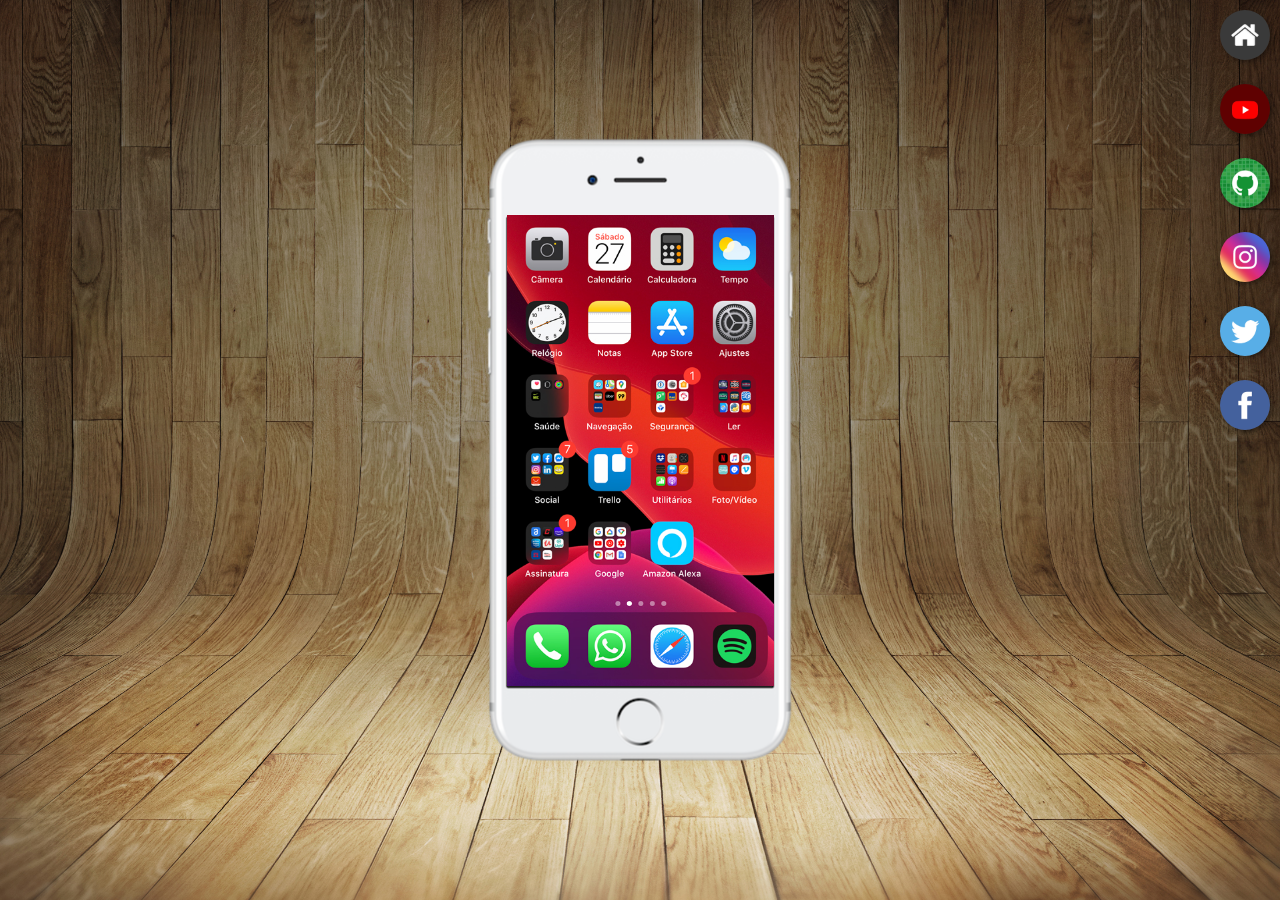
<file: index.html>
<!DOCTYPE html>
<html lang="pt-br">
<head>
    <meta charset="UTF-8">
    <meta http-equiv="X-UA-Compatible" content="IE=edge">
    <meta name="viewport" content="width=device-width, initial-scale=1.0">
    <title>Projeto Redes Social</title>
    <link rel="shortcut icon" href="favicon.ico" type="image/x-icon">
    <link rel="stylesheet" href="estilos/style.css">
</head>
<body>
    <main>
        <section id="telefone">
            <iframe src="home.html" frameborder="0" name="tela" id="tela">Seu navegador não é compatível com esse recurso. </iframe>
        </section>
        <section id="redes-sociais">
            <a href="home.html" target="tela"><img src="imagens/logo-home.jpg" alt="Logo da homepage"></a><br>
            <a href="youtube.html" target="tela"><img src="imagens/logo-youtube.jpg" alt="logo do youtube"></a><br>
            <a href="github.html" target="tela"><img src="imagens/logo-github.jpg" alt="logo do github"></a><br>
            <a href="instagram.html" target="tela"><img src="imagens/logo-instagram.jpg" alt="logo do instagram"></a><br>
            <a href="twitter.html" target="tela"><img src="imagens/logo-twitter.jpg" alt="logo do twitter"></a><br>
            <a href="facebook.html" target="tela"><img src="imagens/logo-facebook.jpg" alt="logo do facebook"></a>

            
        </section>
    </main>
    
</body>
</html>
</file>
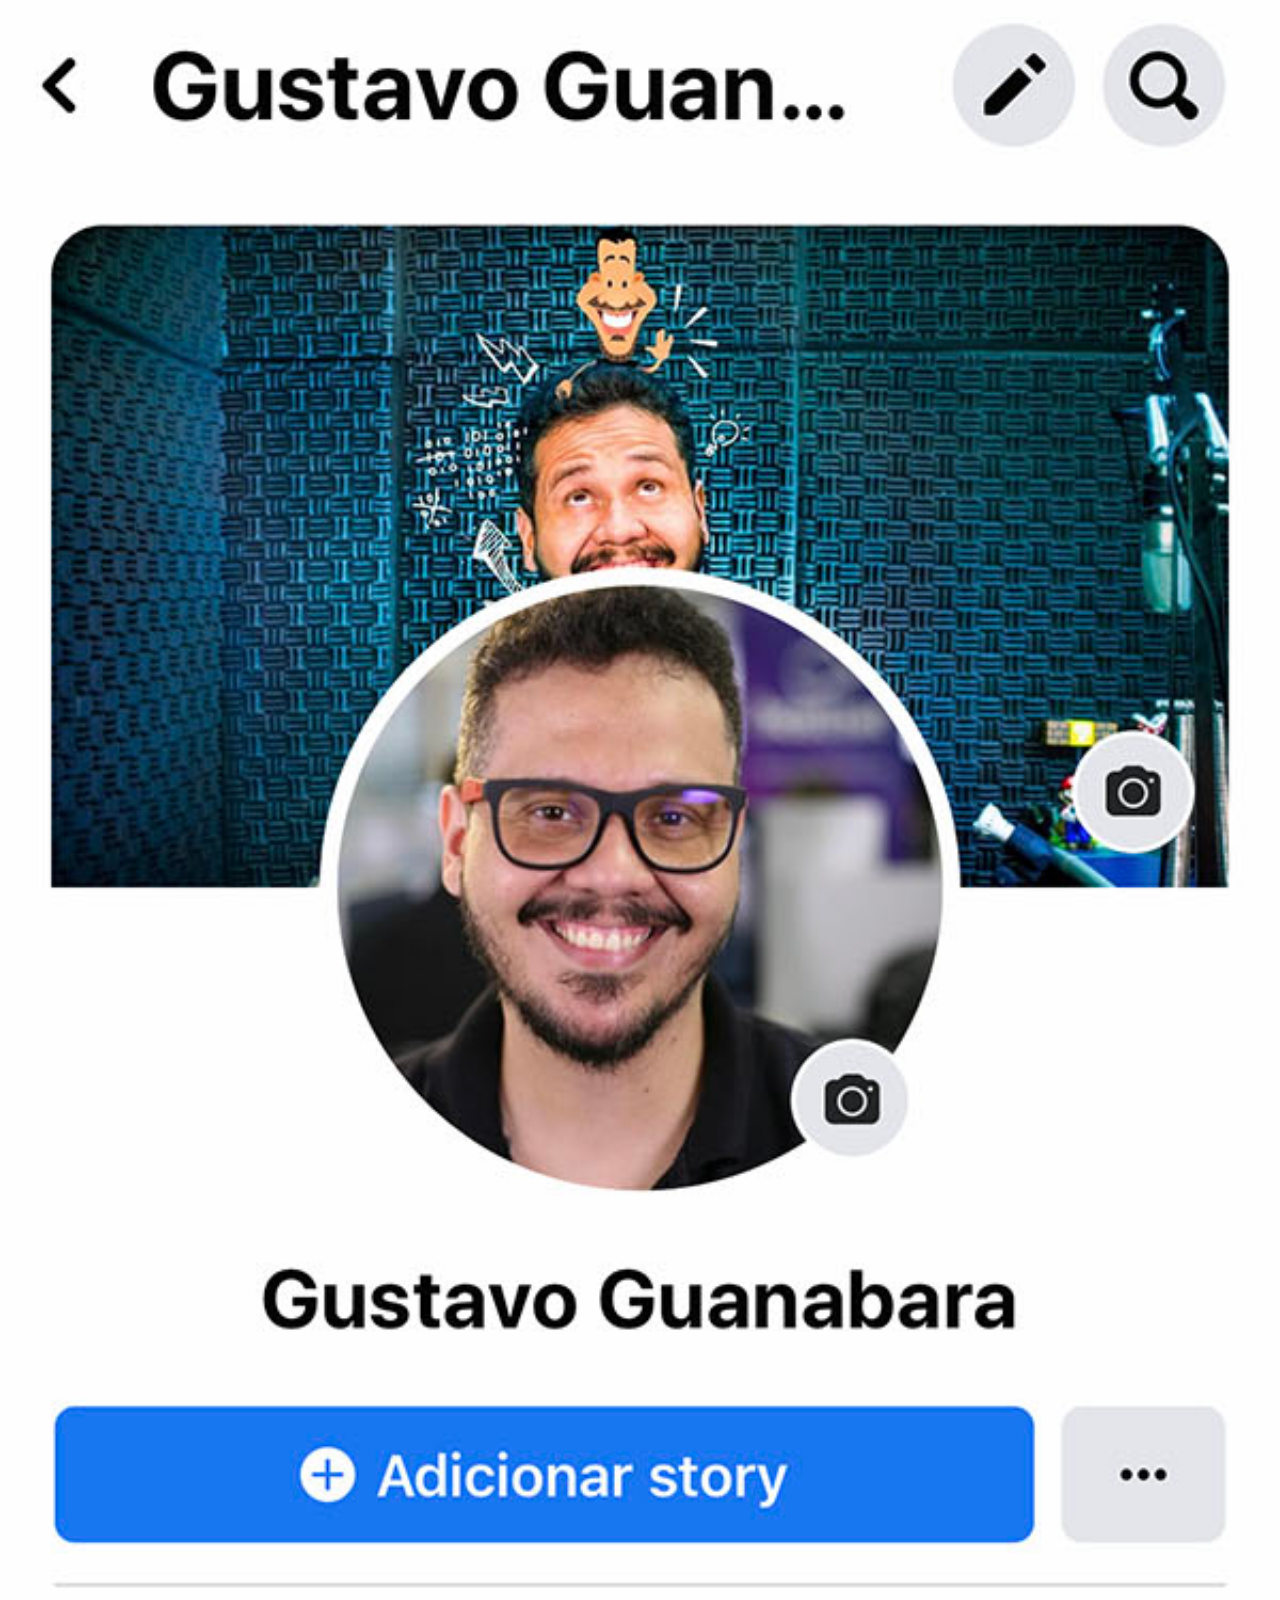
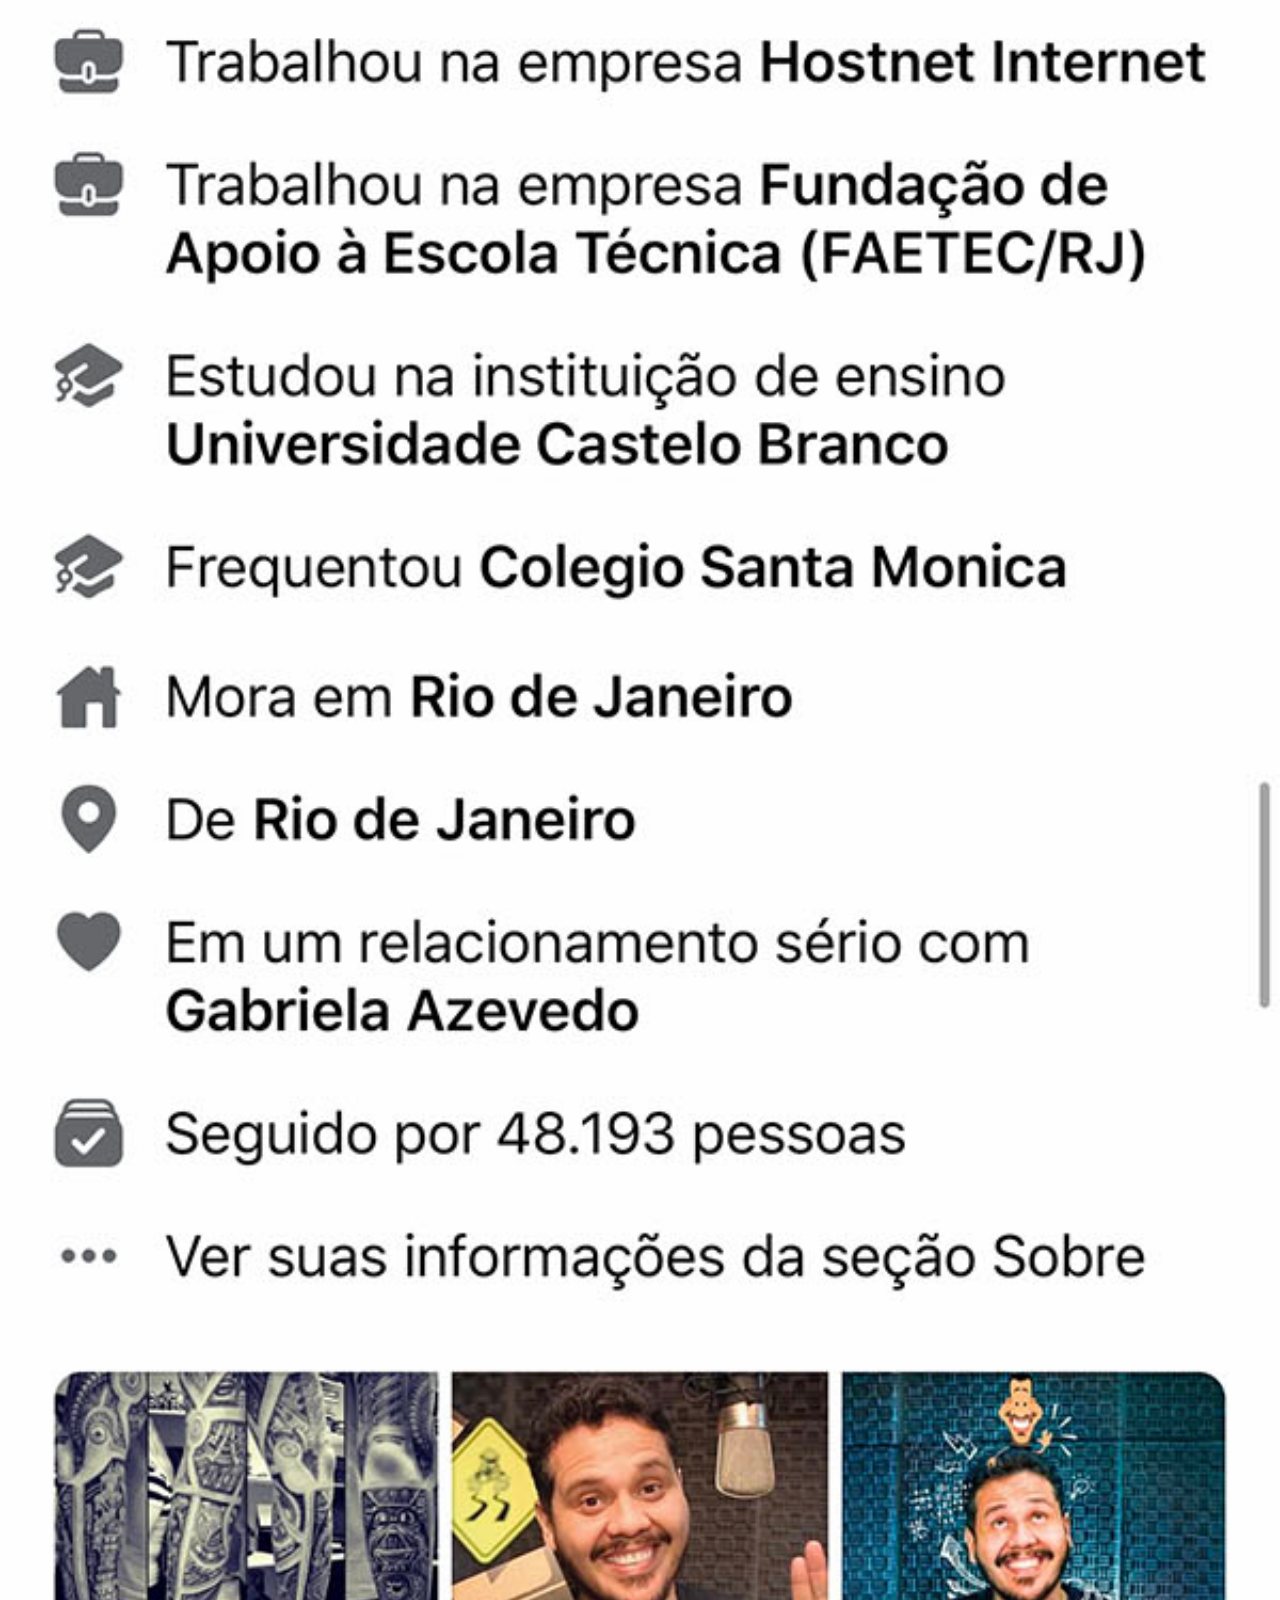
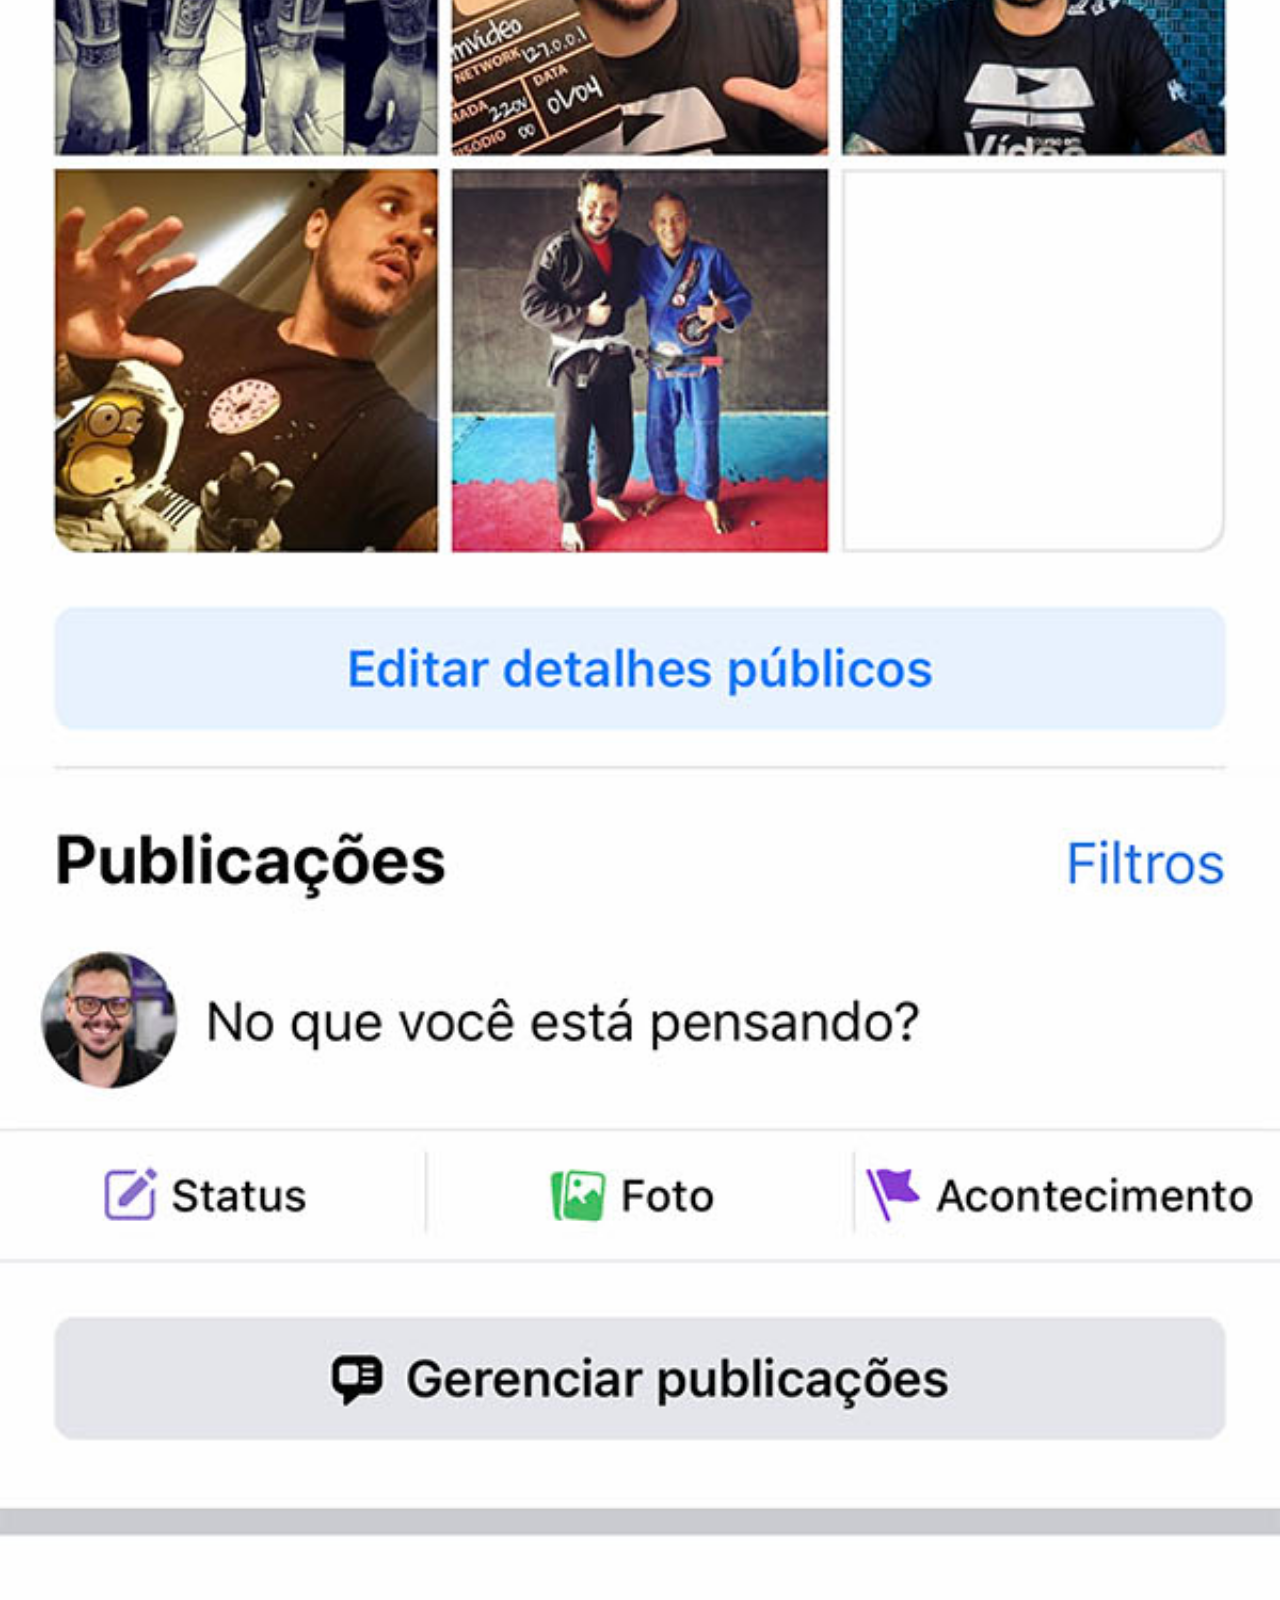
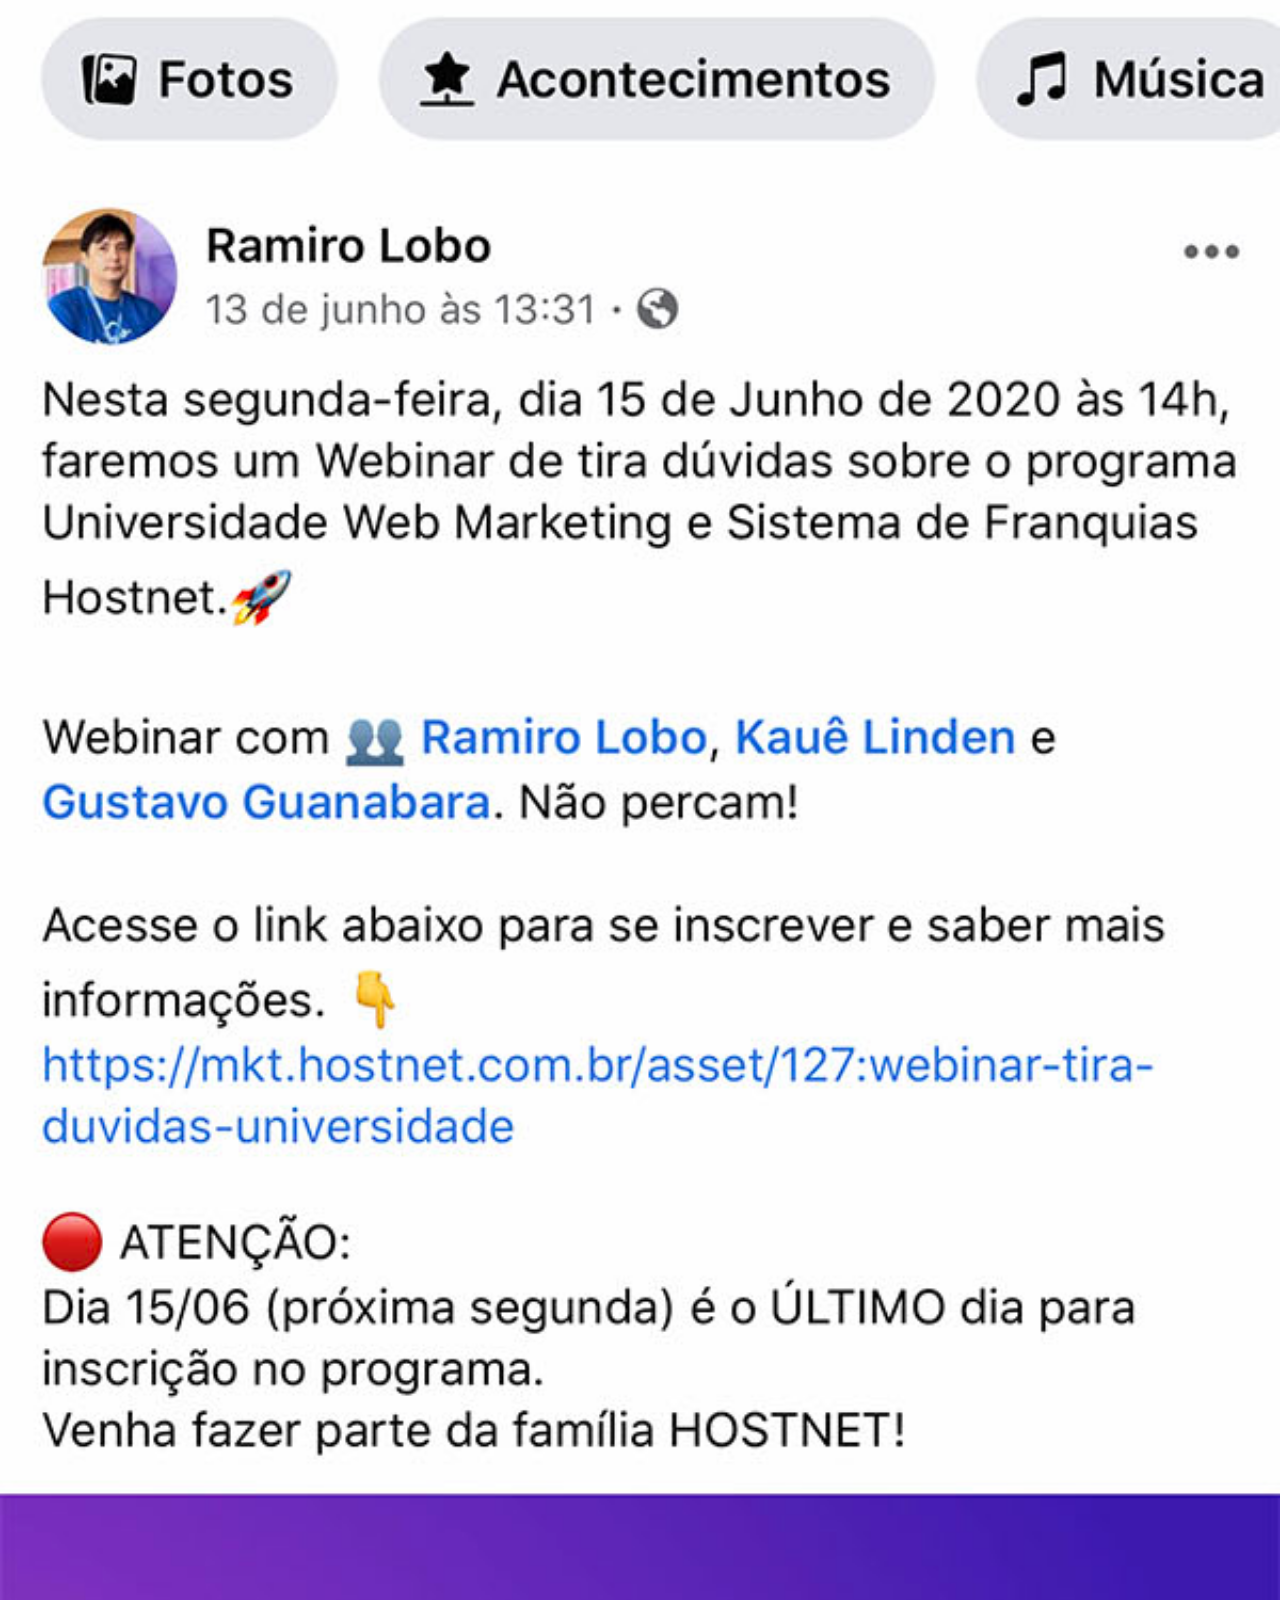
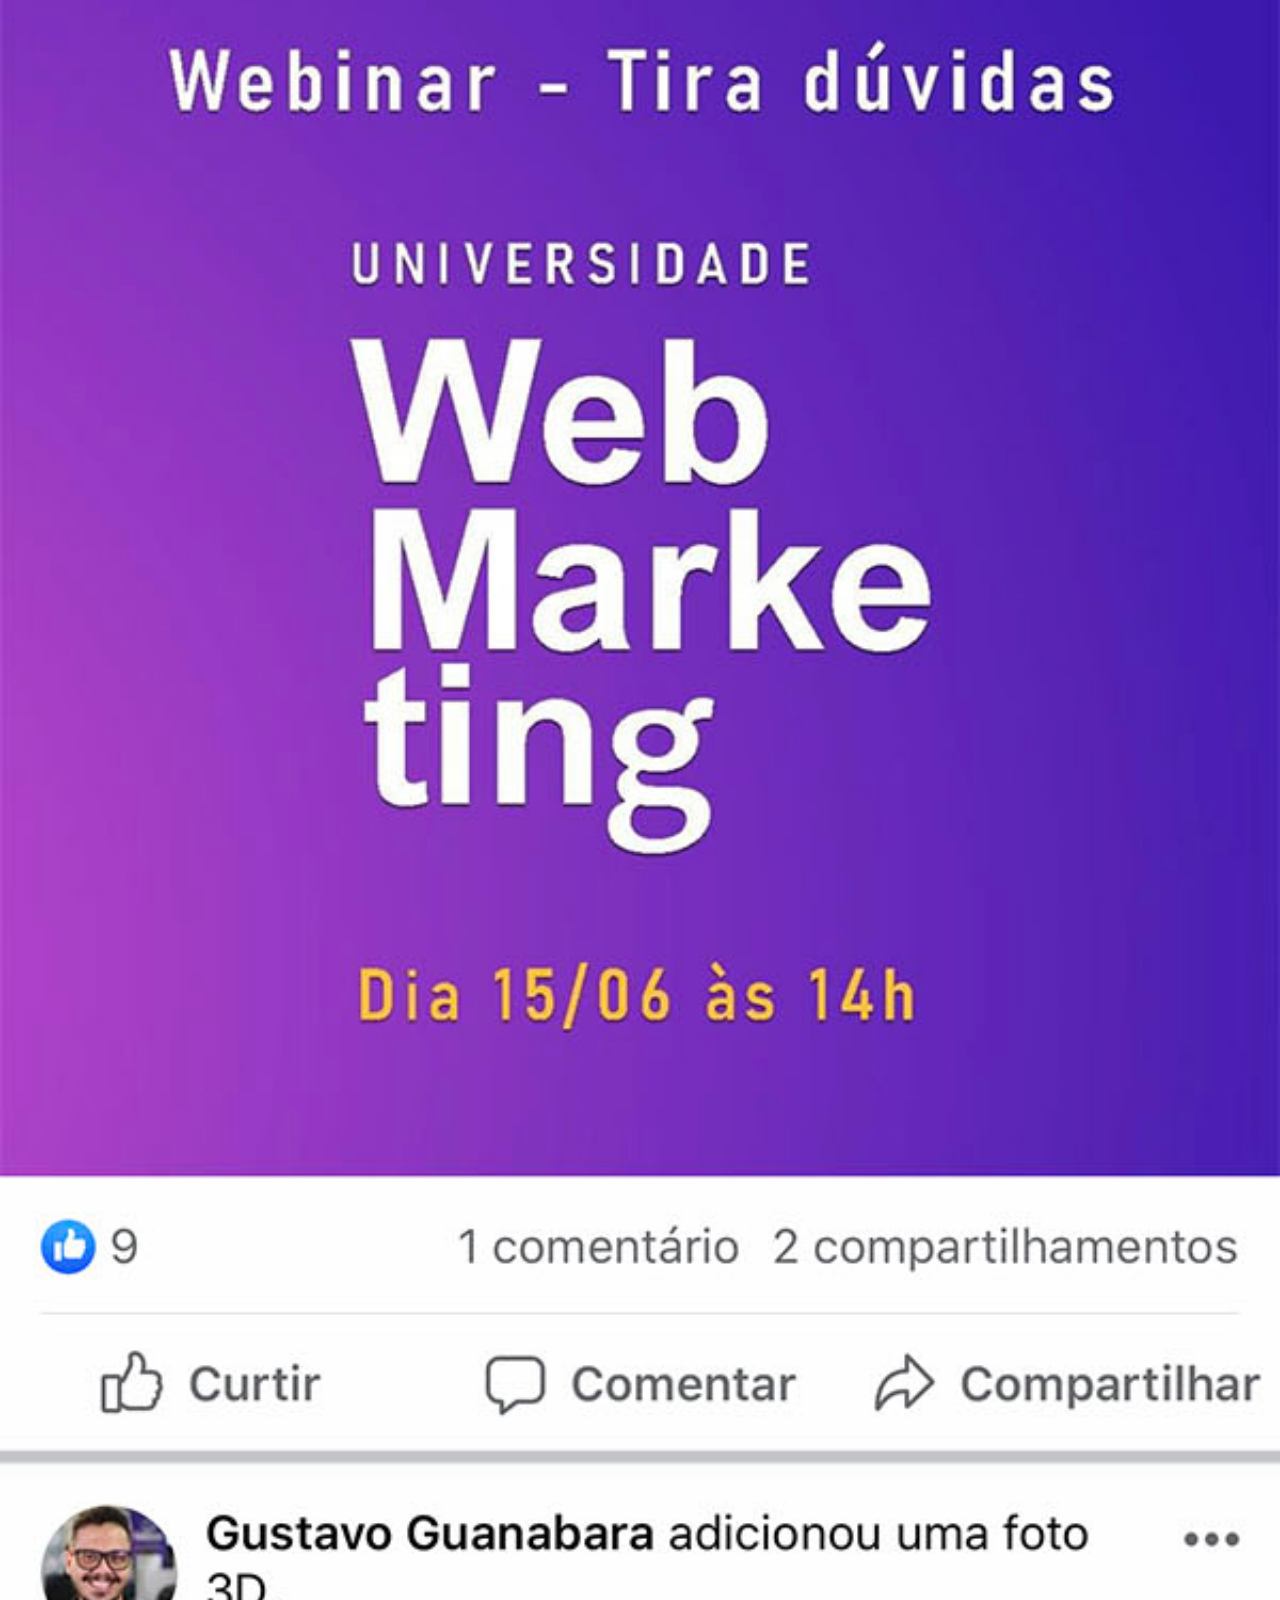
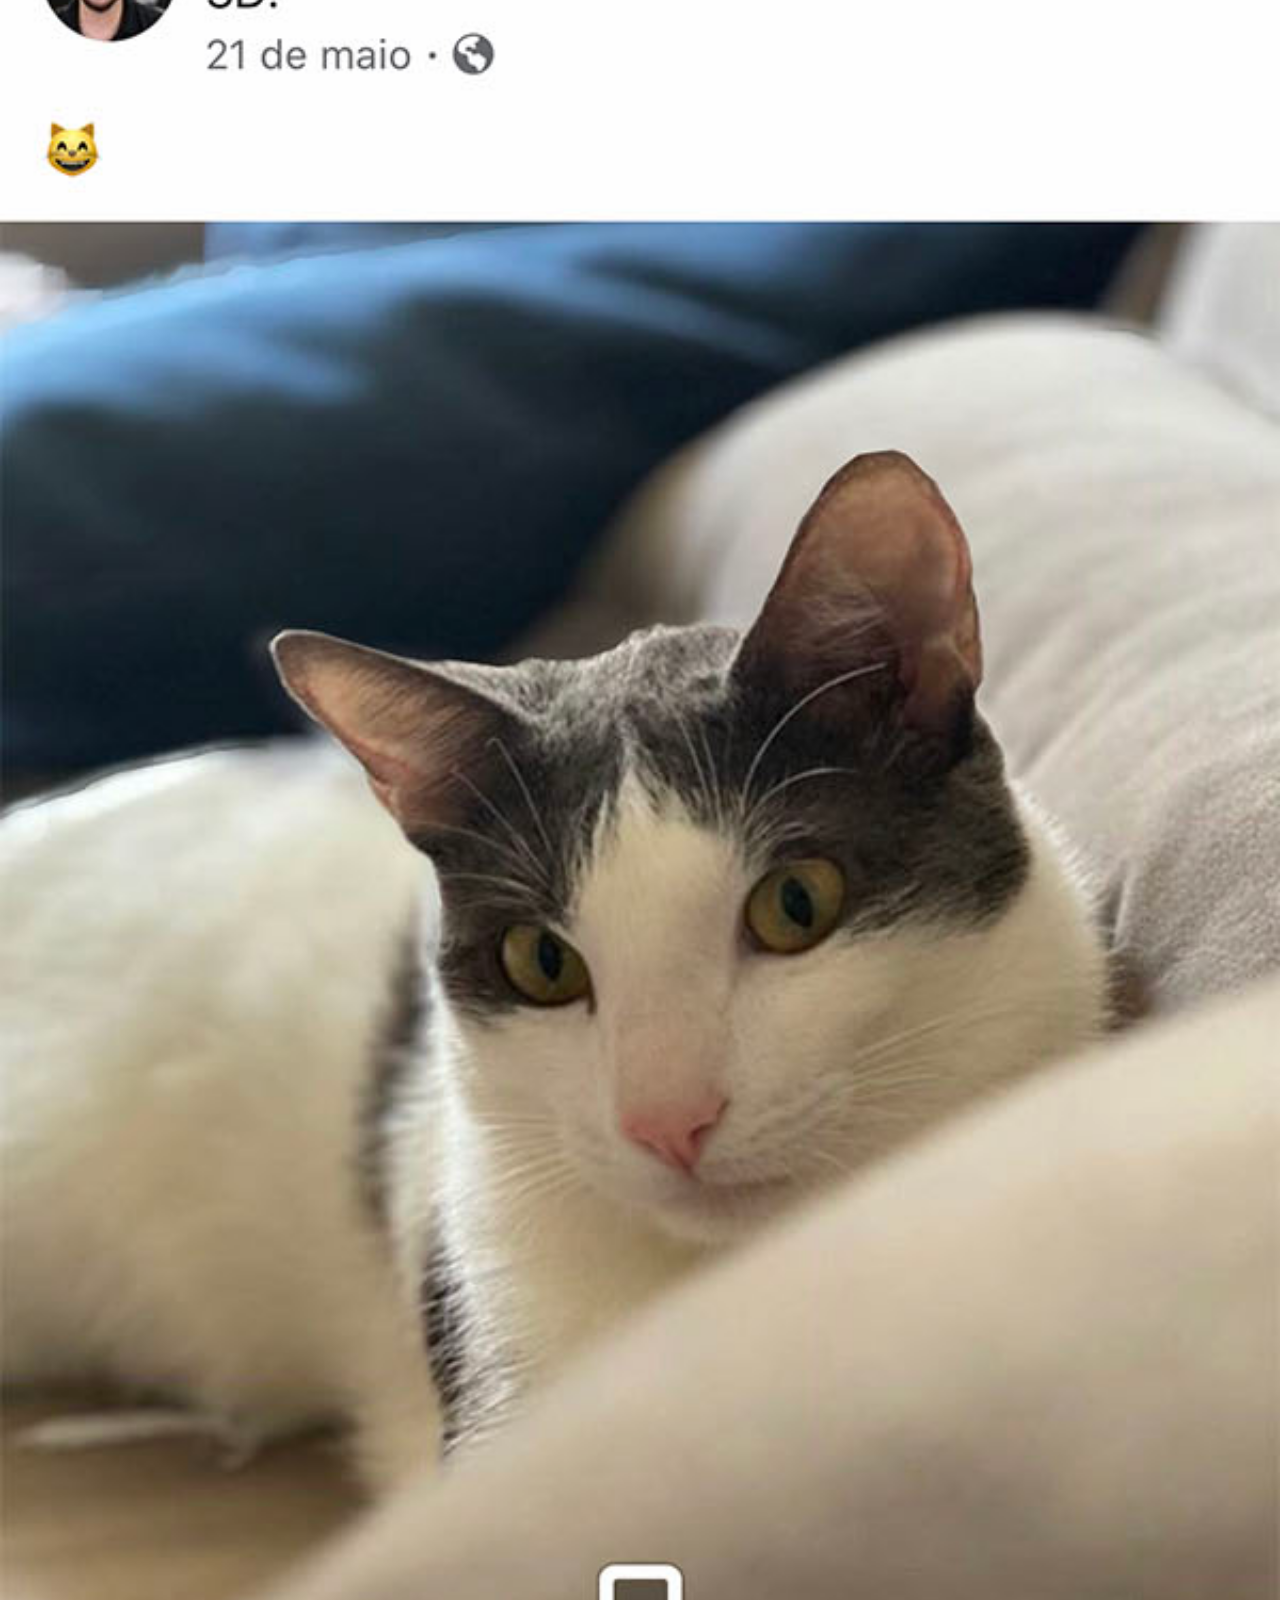
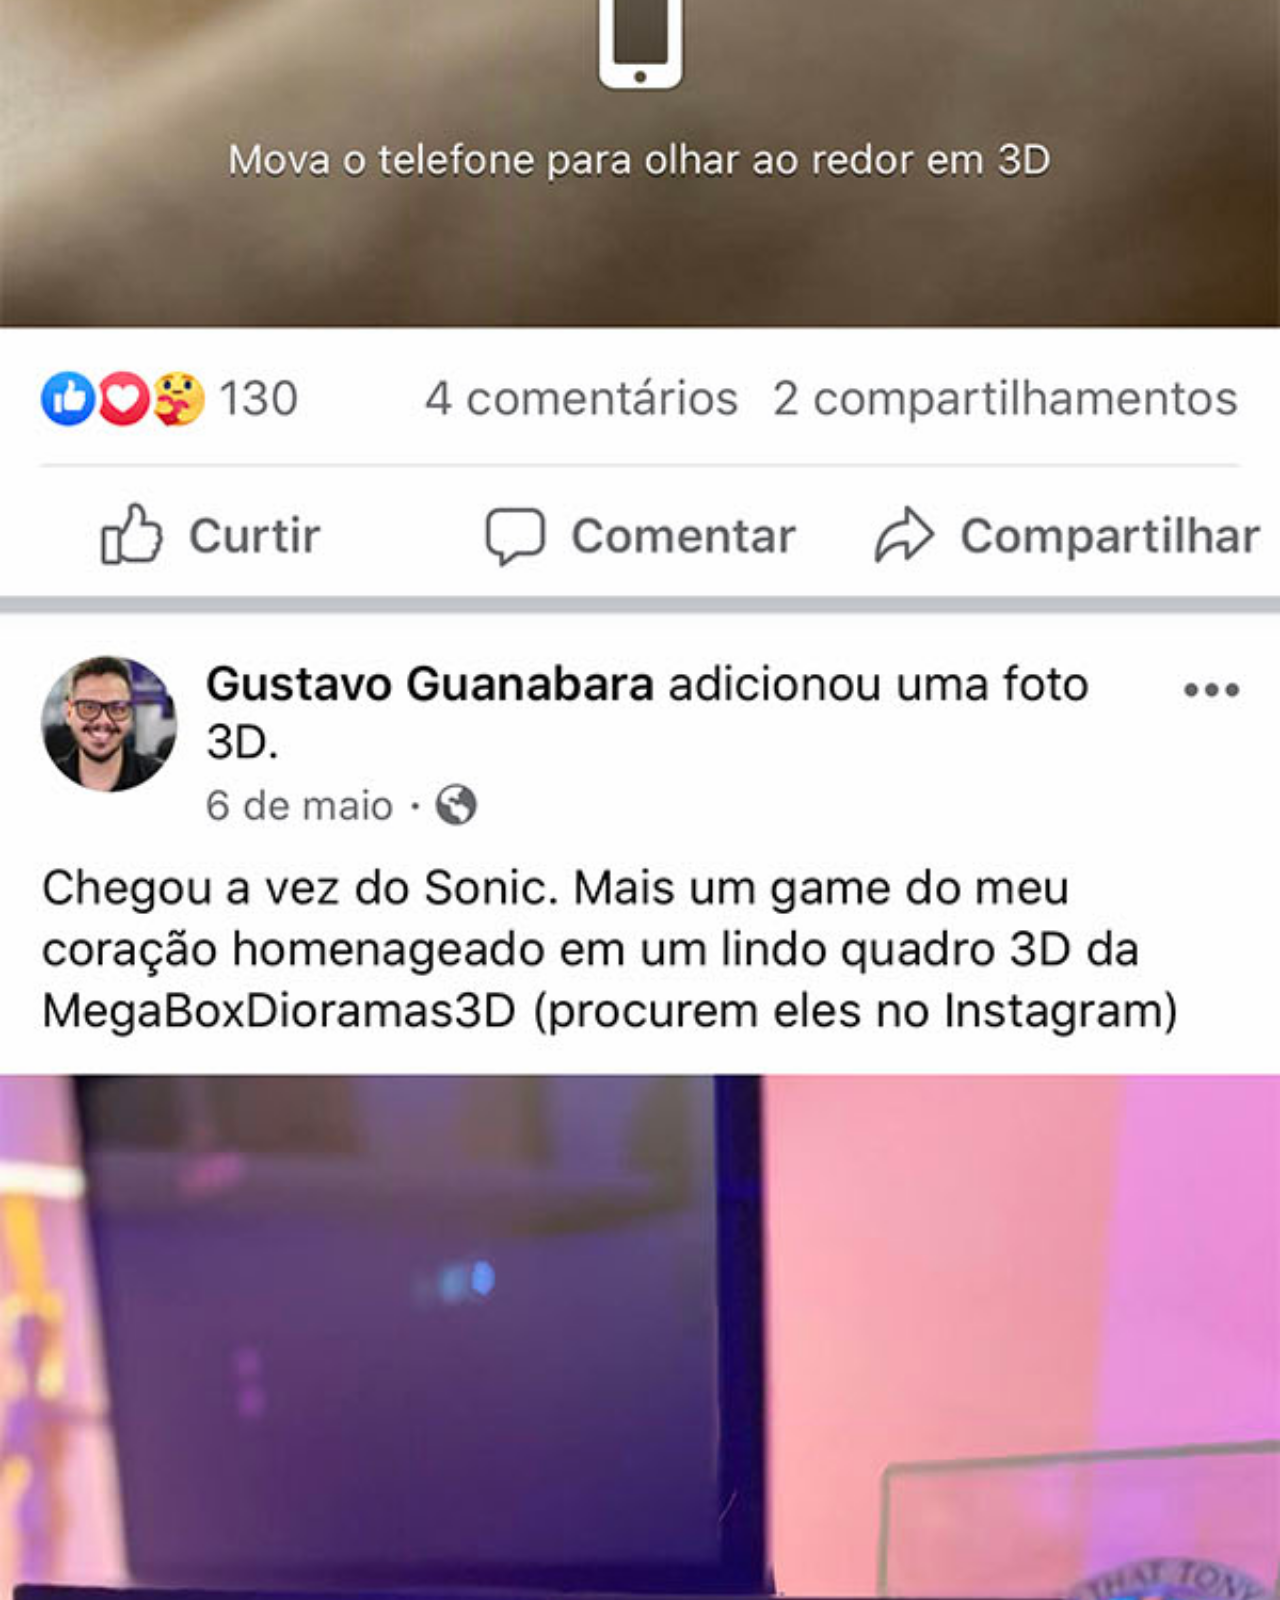
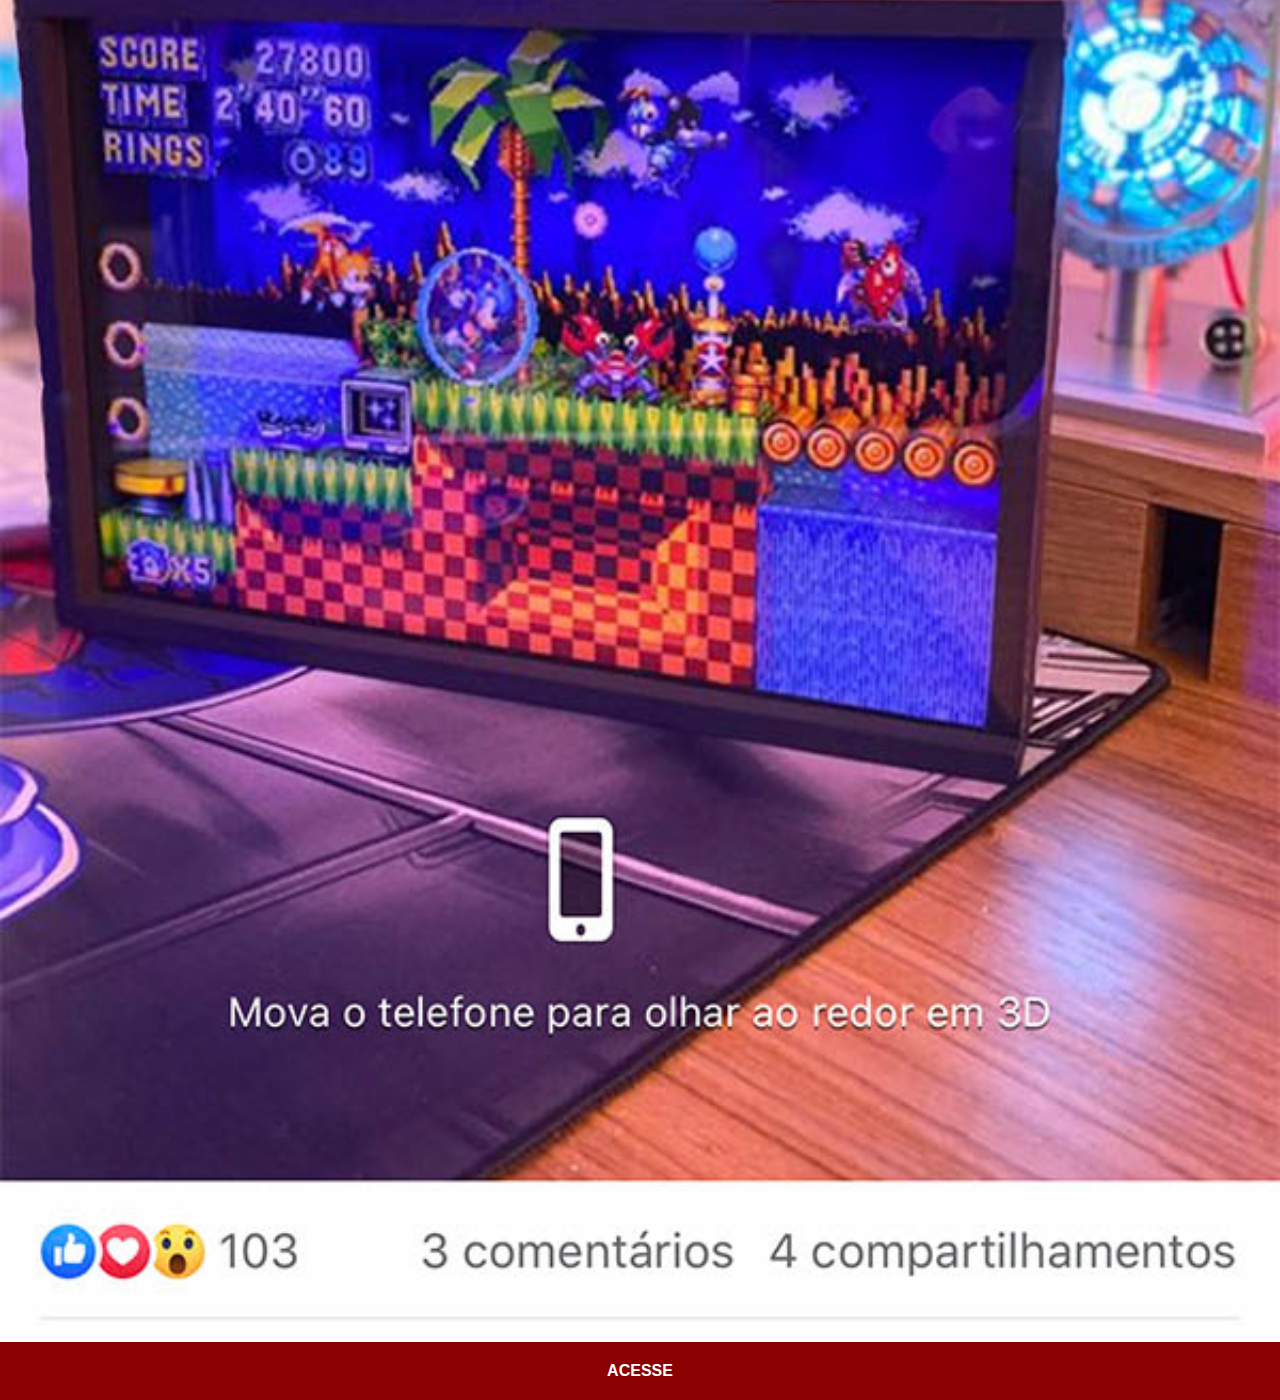
<file: facebook.html>
<!DOCTYPE html>
<html lang="pt-br">
<head>
    <meta charset="UTF-8">
    <meta http-equiv="X-UA-Compatible" content="IE=edge">
    <meta name="viewport" content="width=device-width, initial-scale=1.0">
    <title>Facebook</title>
    <link rel="stylesheet" href="estilos/social.css">
</head>
<body>
    <img src="imagens/tela-facebook.jpg" alt="">
    <a href="https://www.facebook.com/gustavoguanabara" target="_blank">ACESSE</a>
    
</body>
</html>
</file>
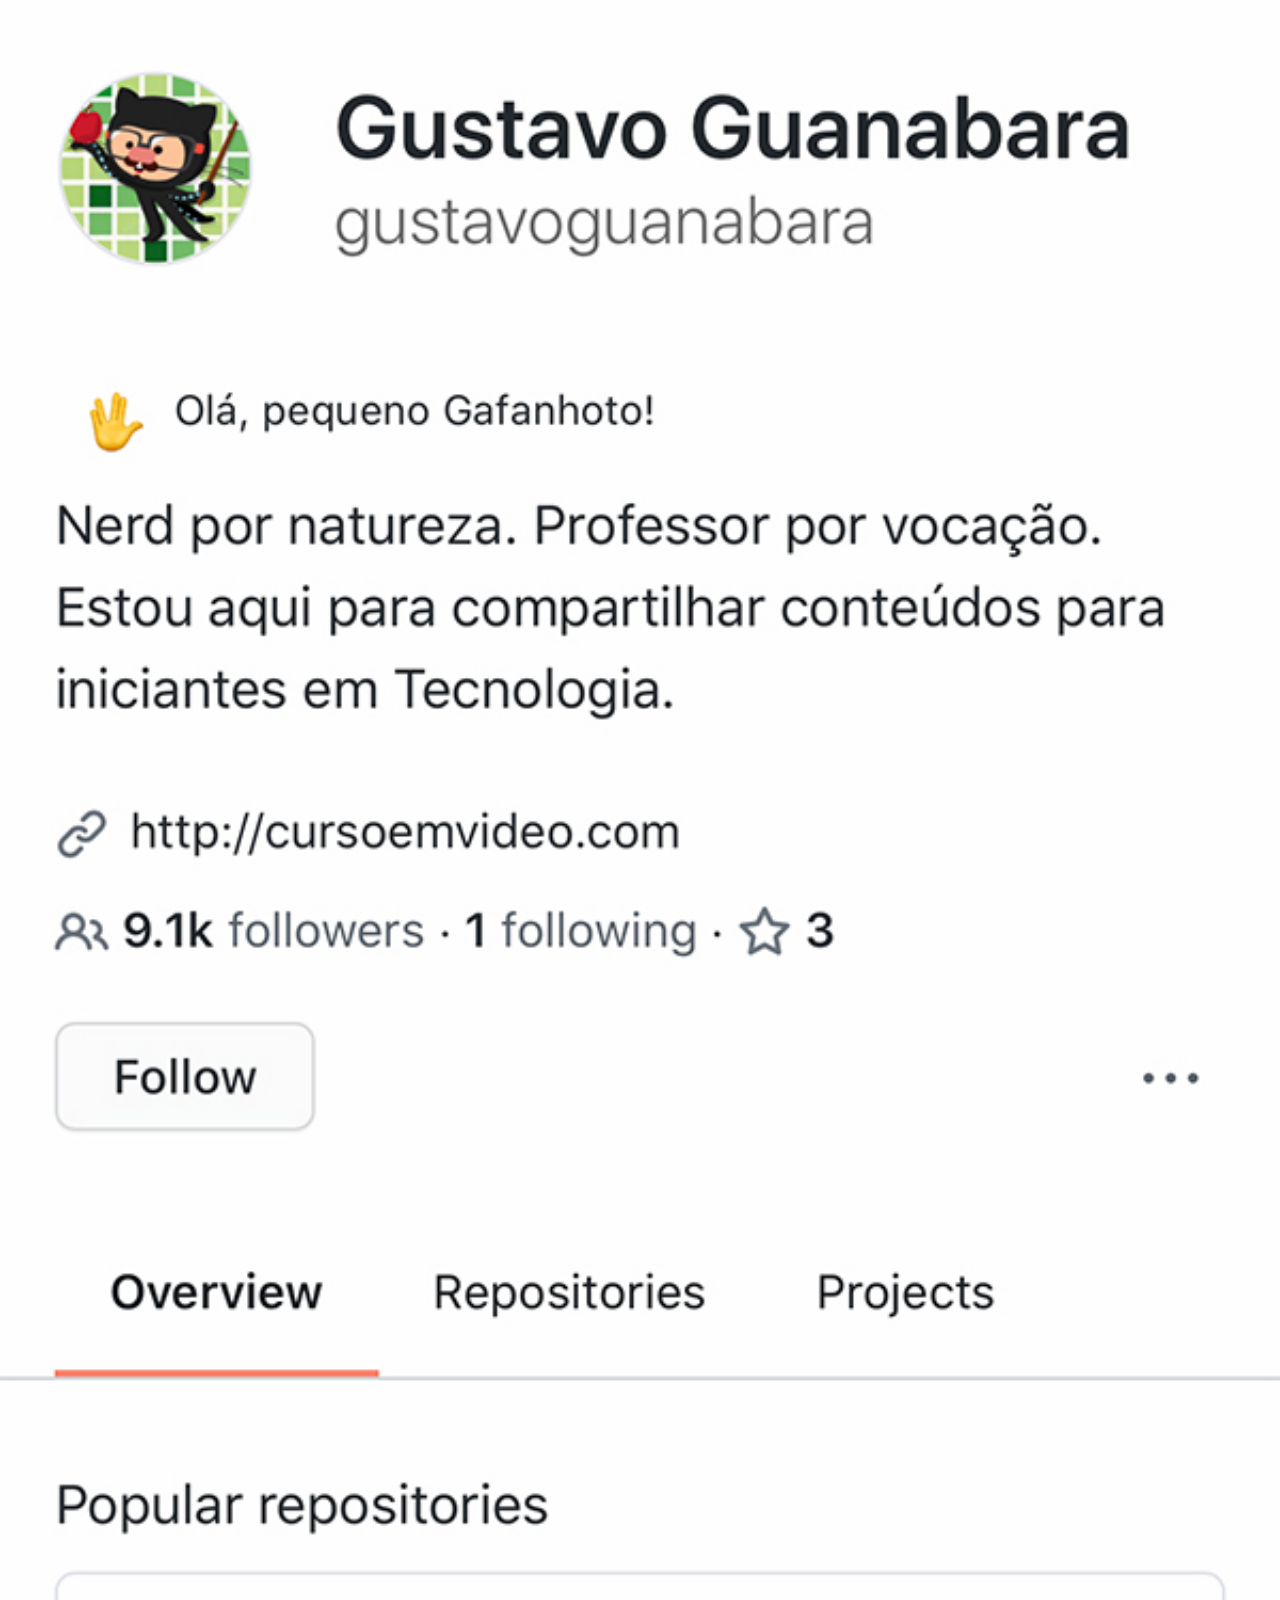
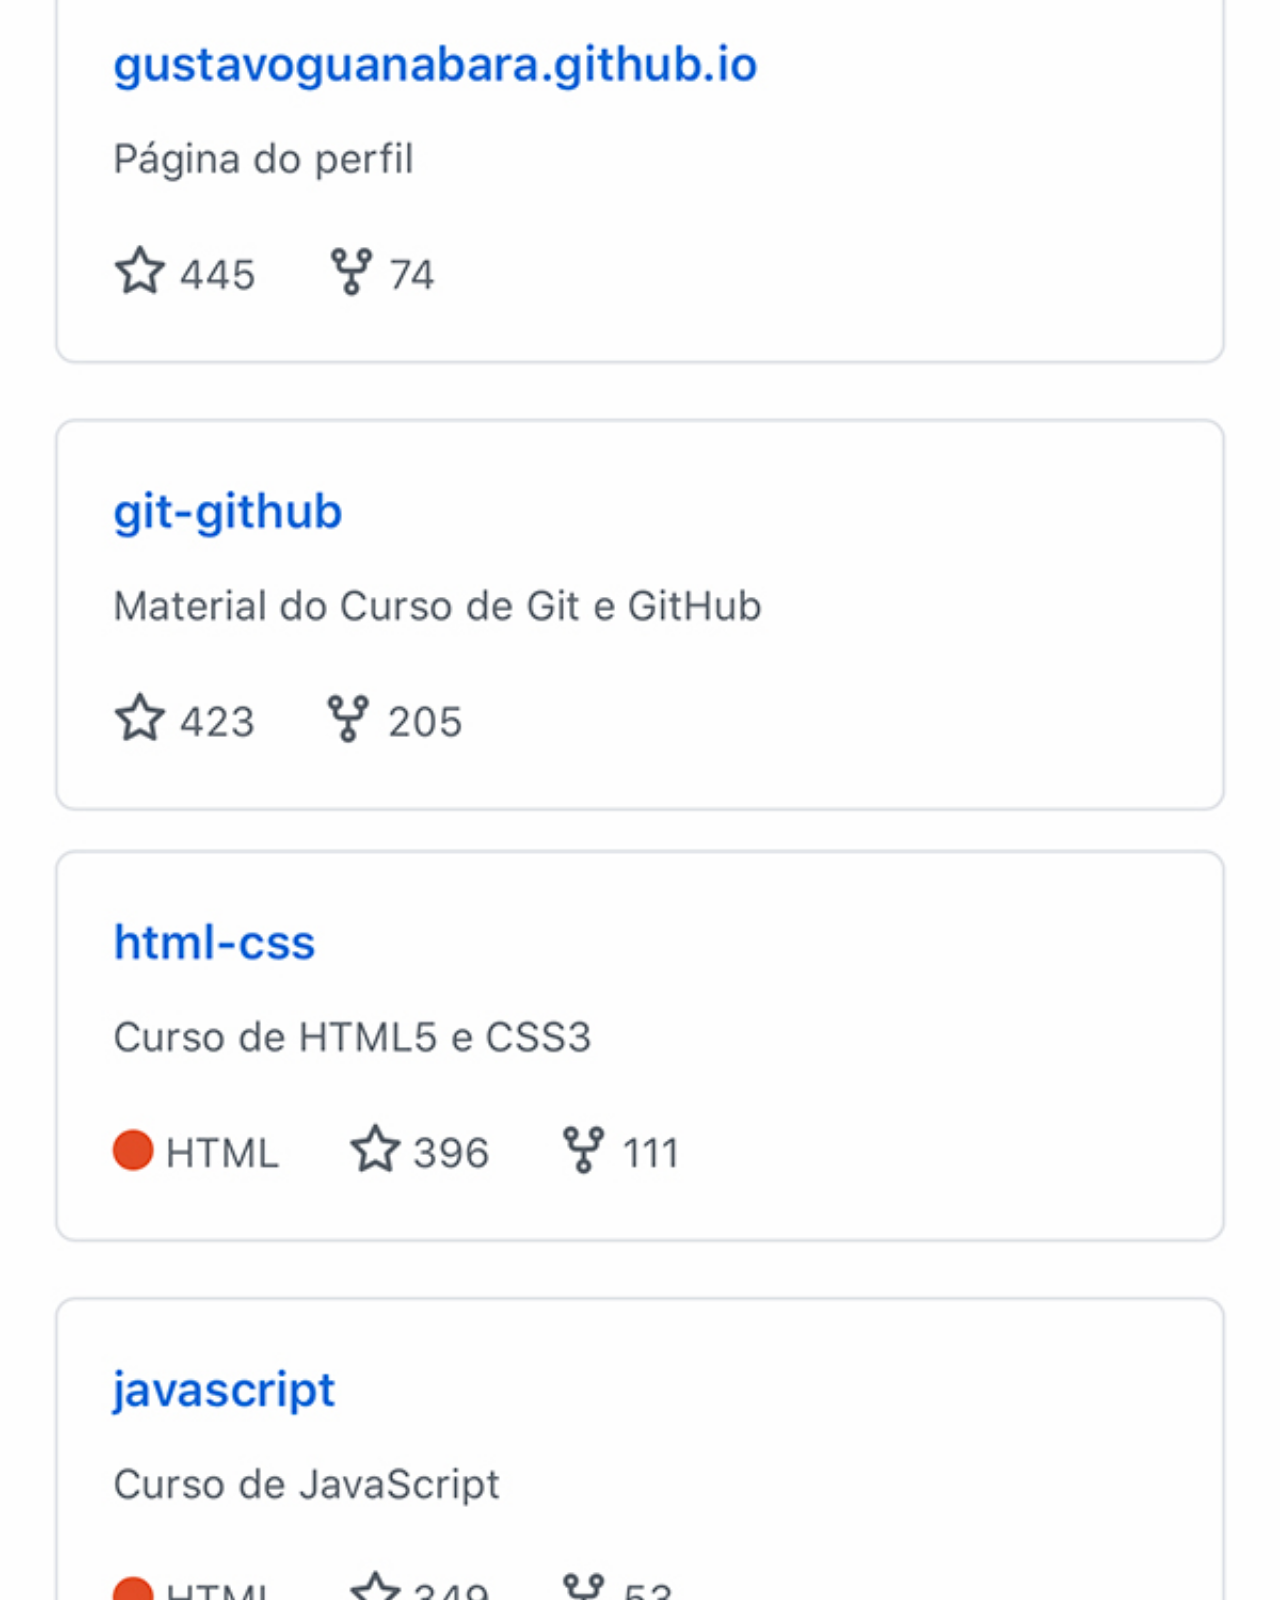
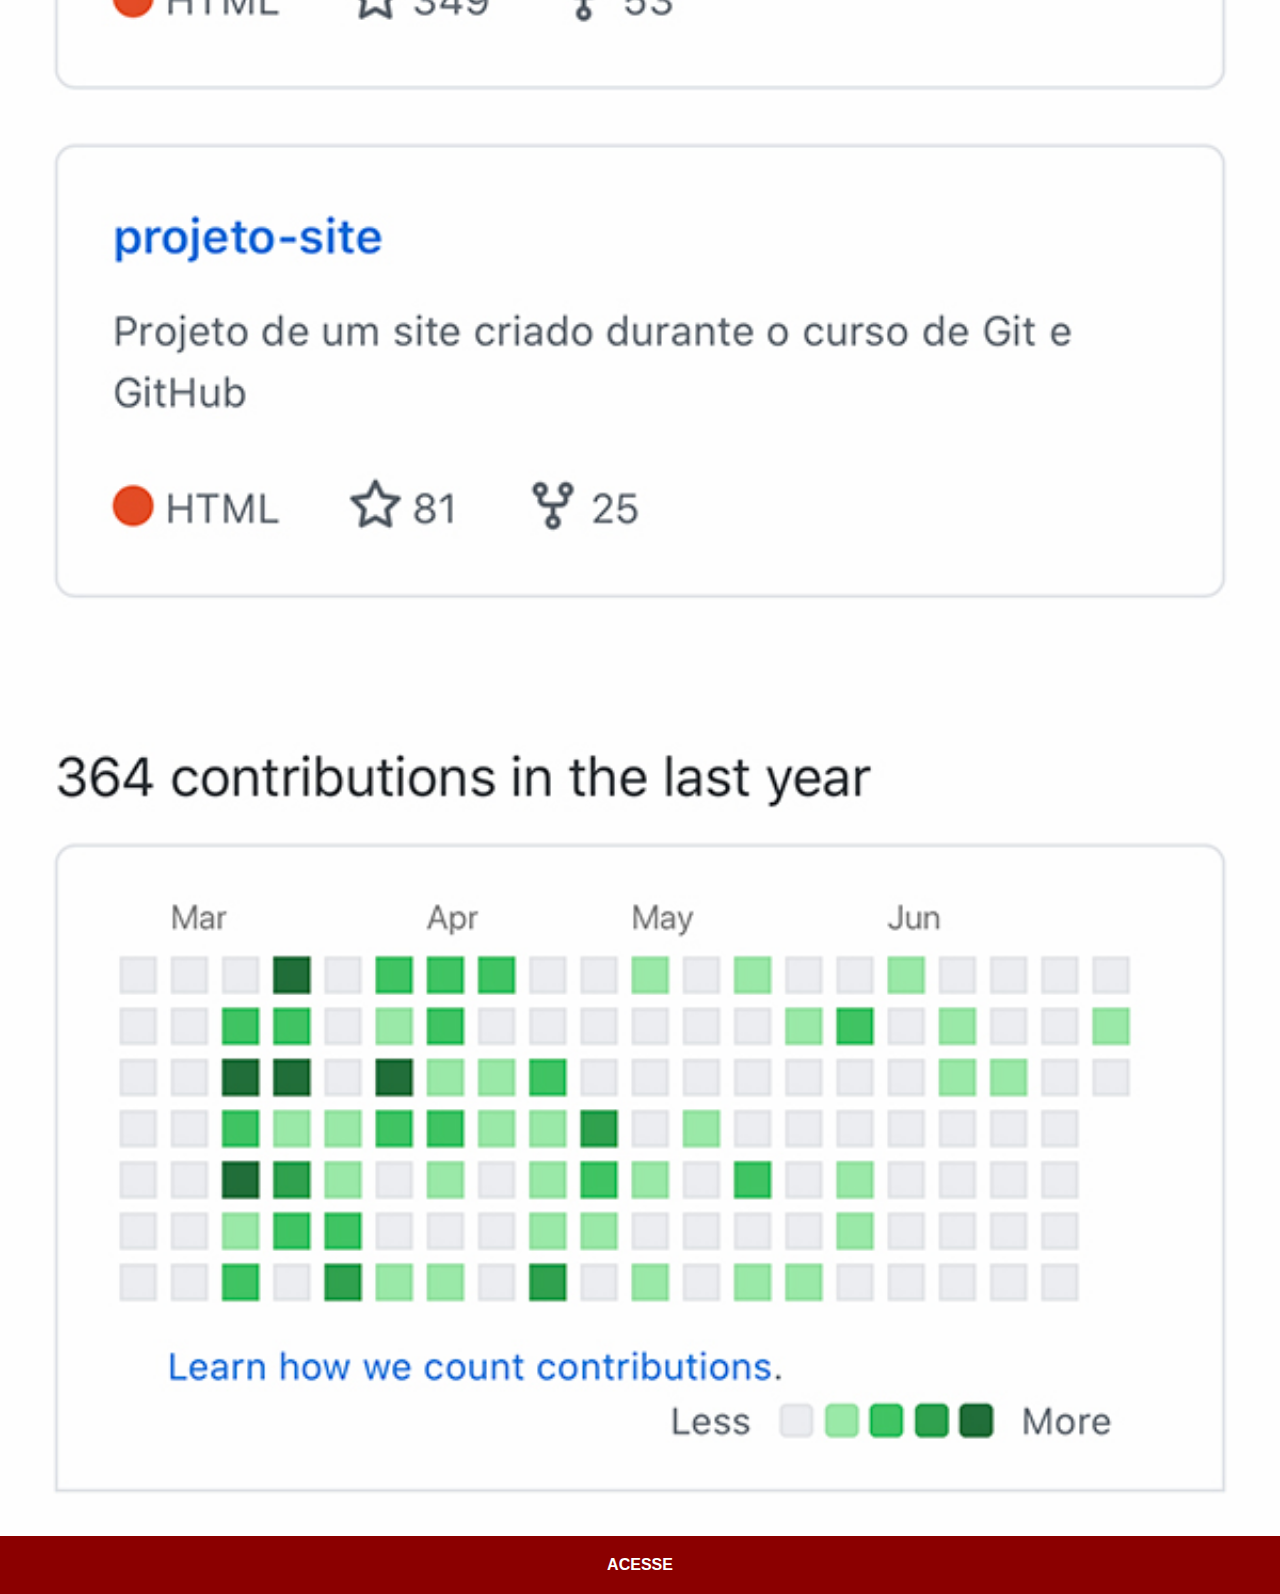
<file: github.html>
<!DOCTYPE html>
<html lang="pt-br">
<head>
    <meta charset="UTF-8">
    <meta http-equiv="X-UA-Compatible" content="IE=edge">
    <meta name="viewport" content="width=device-width, initial-scale=1.0">
    <title>Instagram</title>
    <link rel="stylesheet" href="estilos/social.css">
</head>
<body>
    <img src="imagens/tela-github.jpg" alt="">
    <a href="https://www.github.com/gustavoguanabara" target="_blank">ACESSE</a>
    
</body>
</html>
</file>
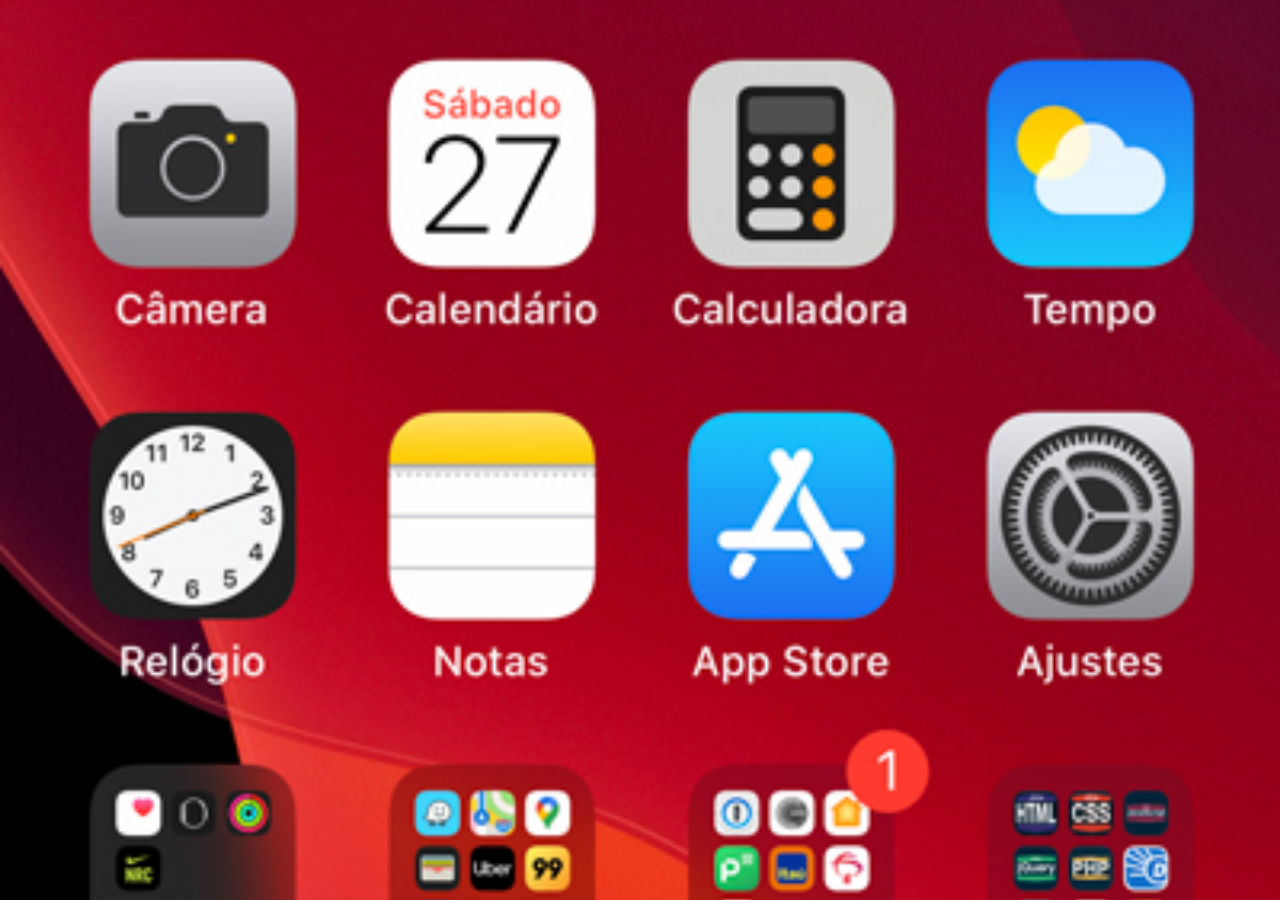
<file: home.html>
<!DOCTYPE html>
<html lang="pt-br">
<head>
    <meta charset="UTF-8">
    <meta http-equiv="X-UA-Compatible" content="IE=edge">
    <meta name="viewport" content="width=device-width, initial-scale=1.0">
    <title>Home</title>
    <style>
        * {
            margin: 0px;
            padding: 0px;
        }
        body {
            width: 100vw;
            height: 100vh;
            background: black url('imagens/tela-home.jpg') no-repeat top center/cover fixed;
        }
    </style>
</head>
<body>
    
</body>
</html>
</file>
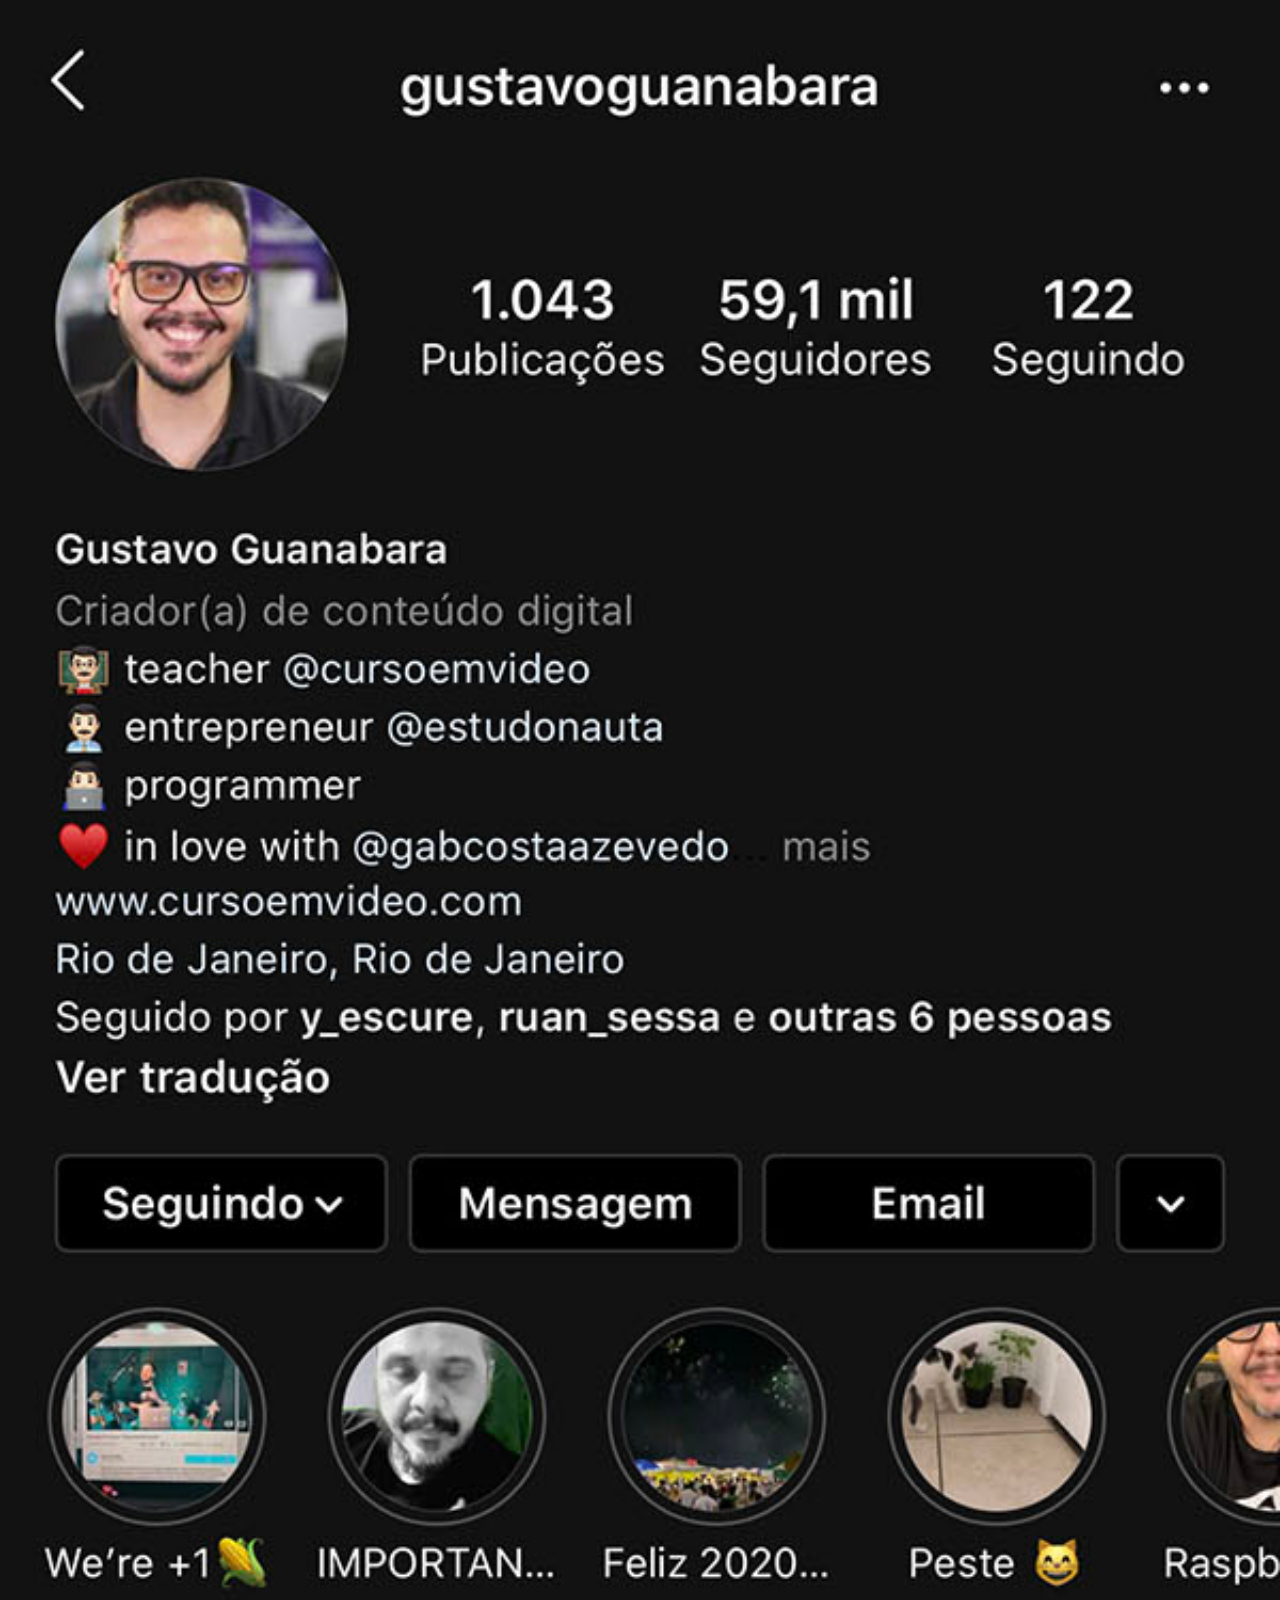
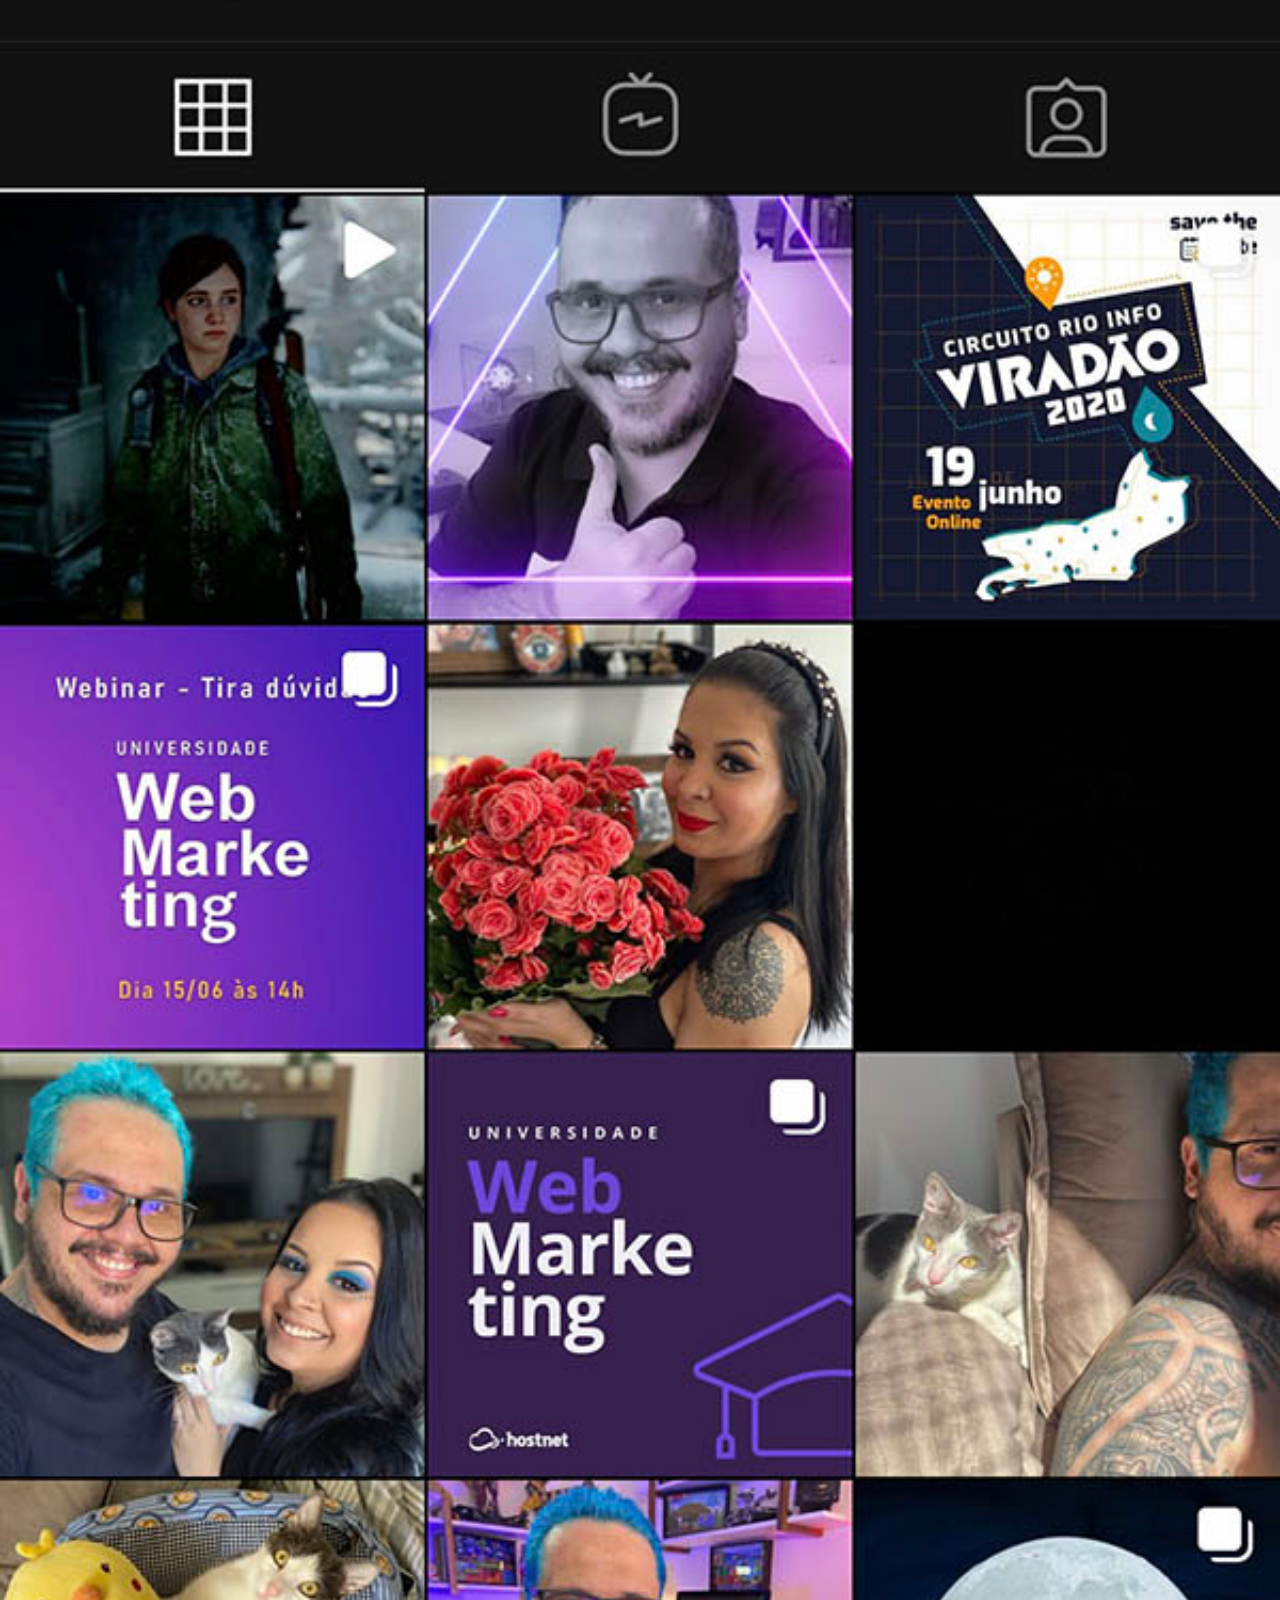
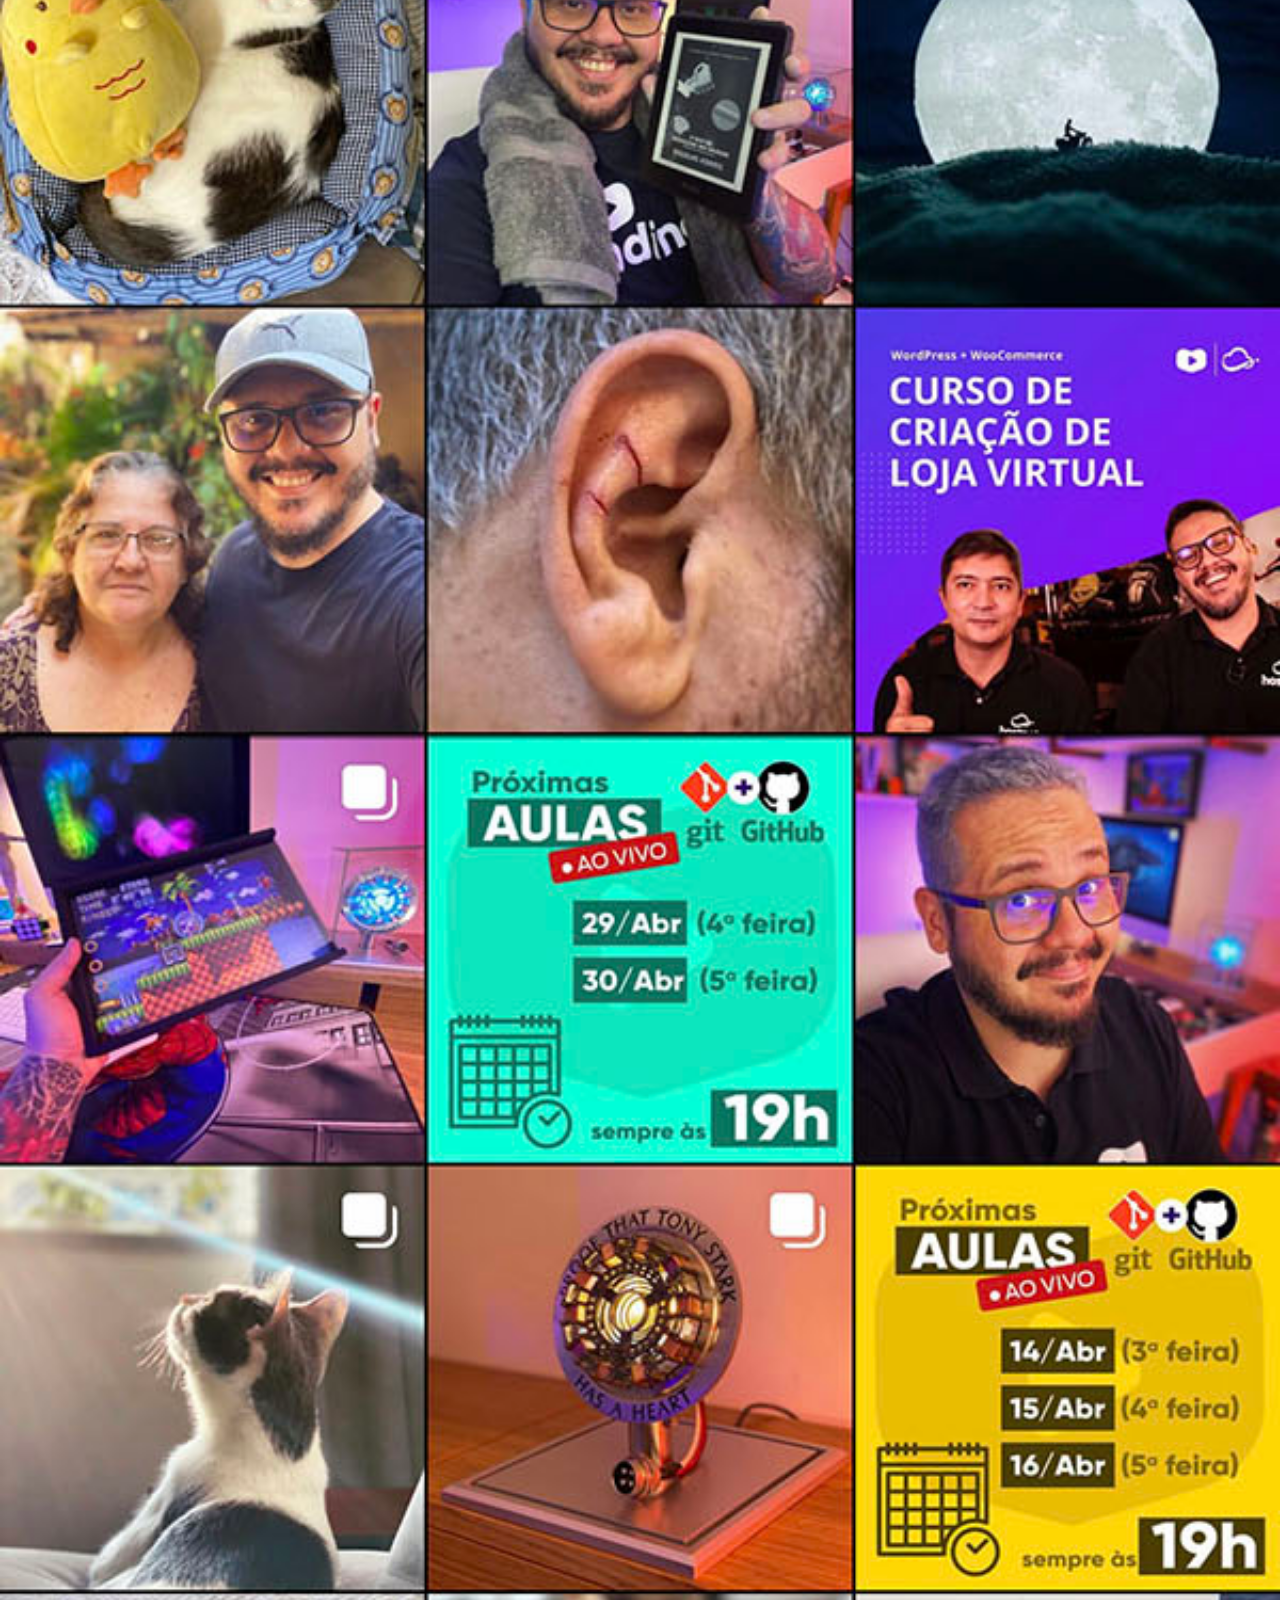
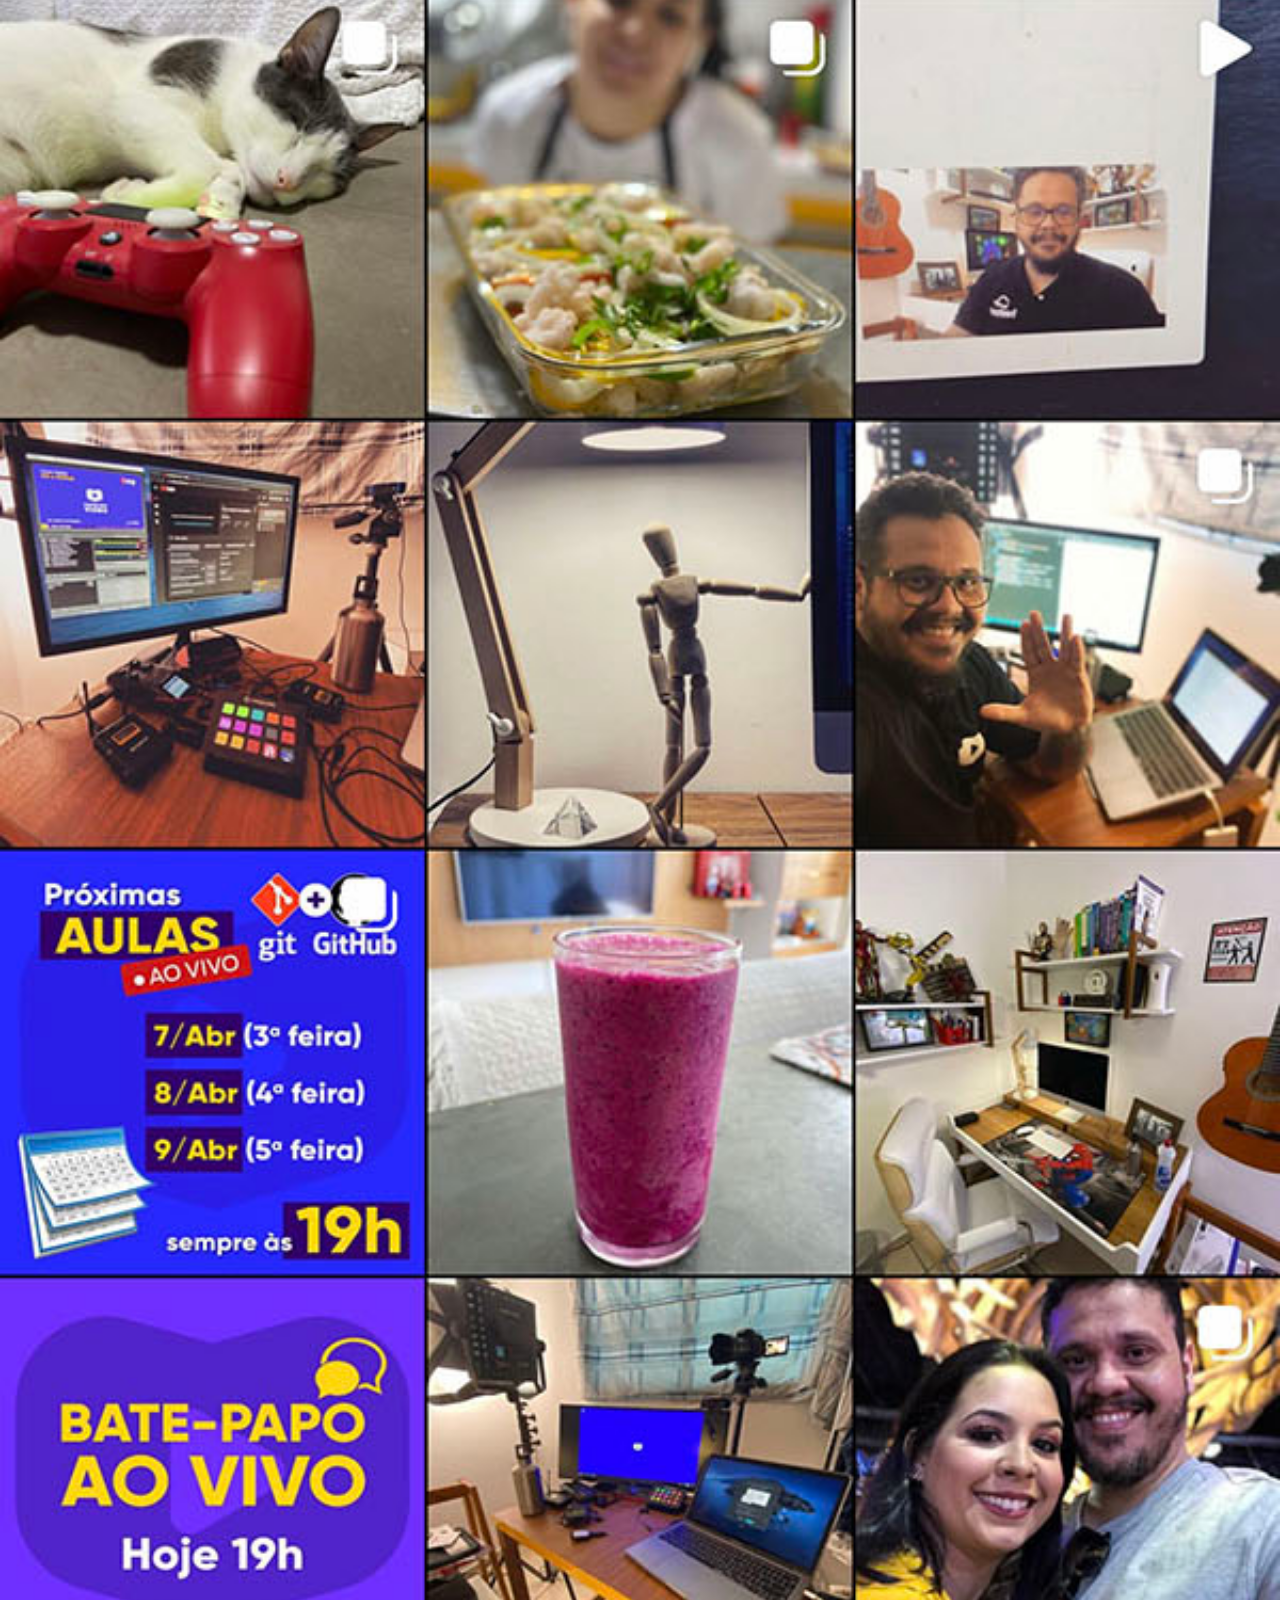
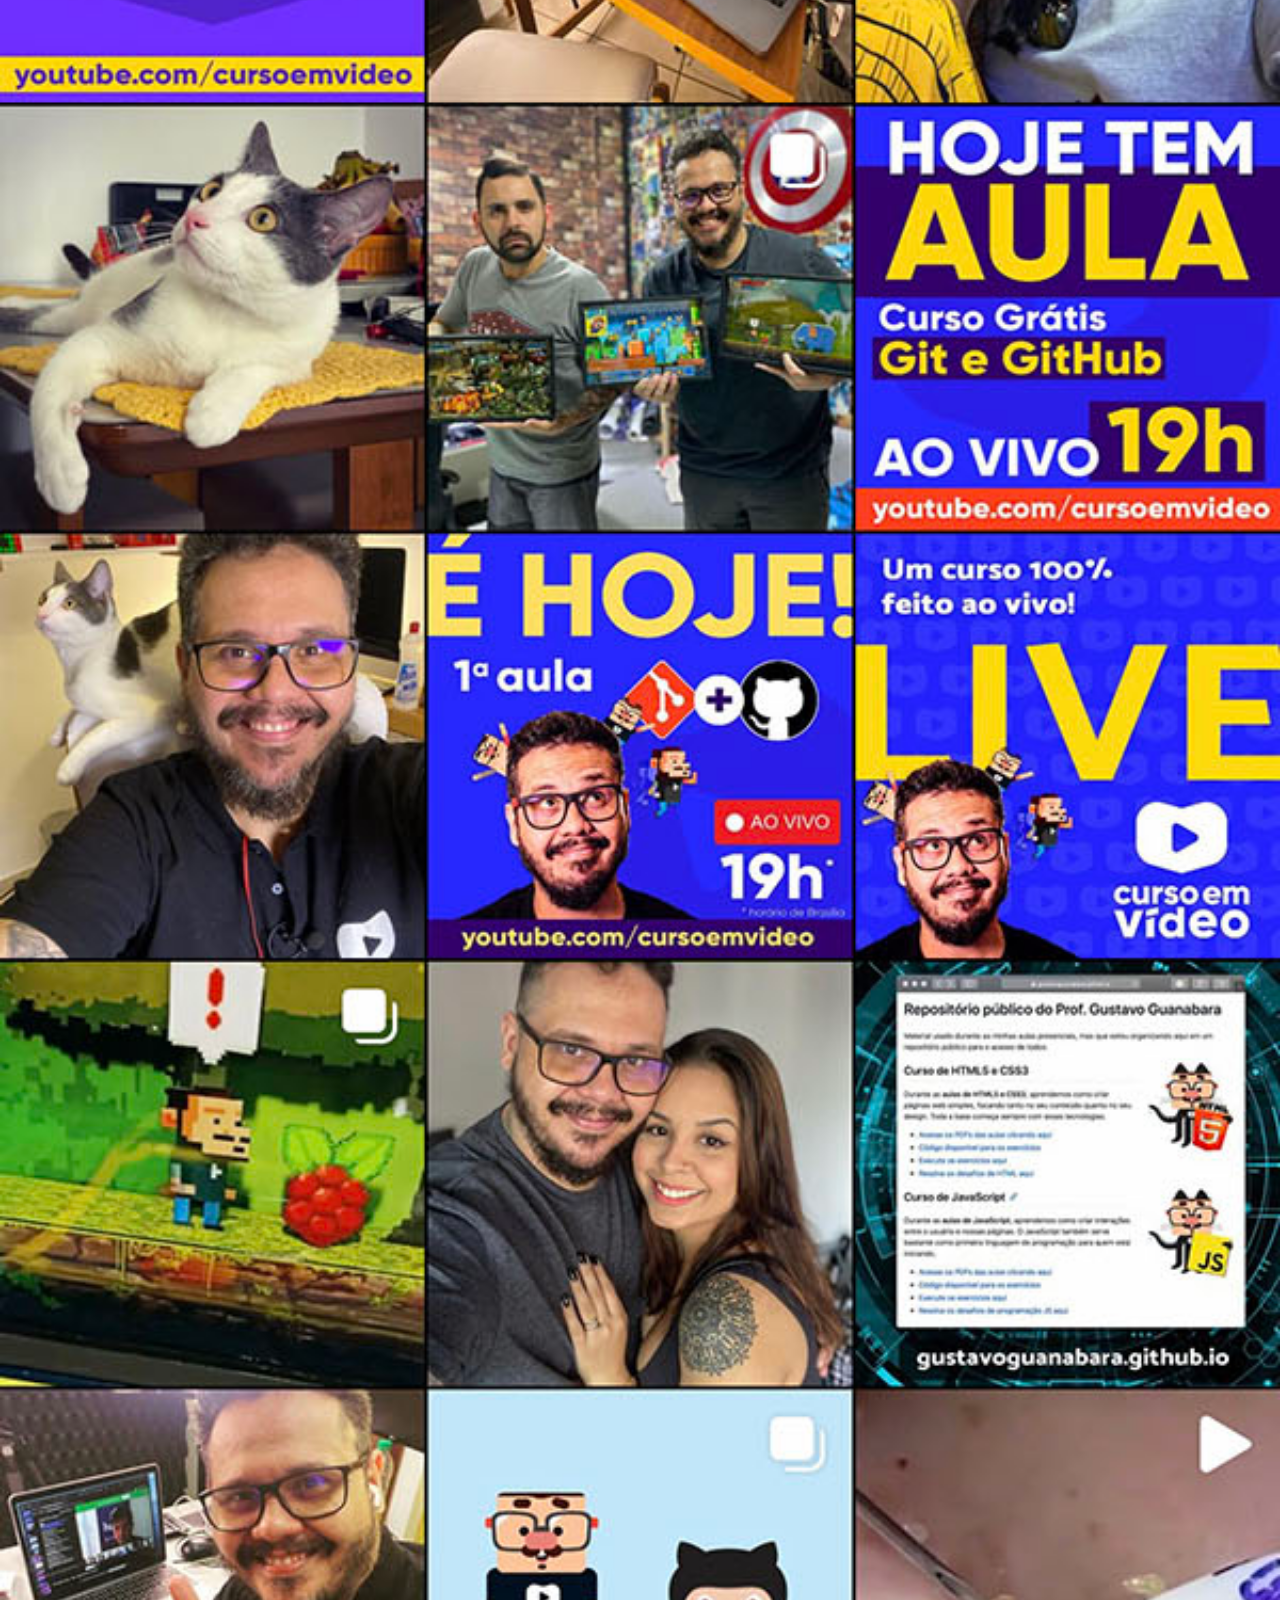
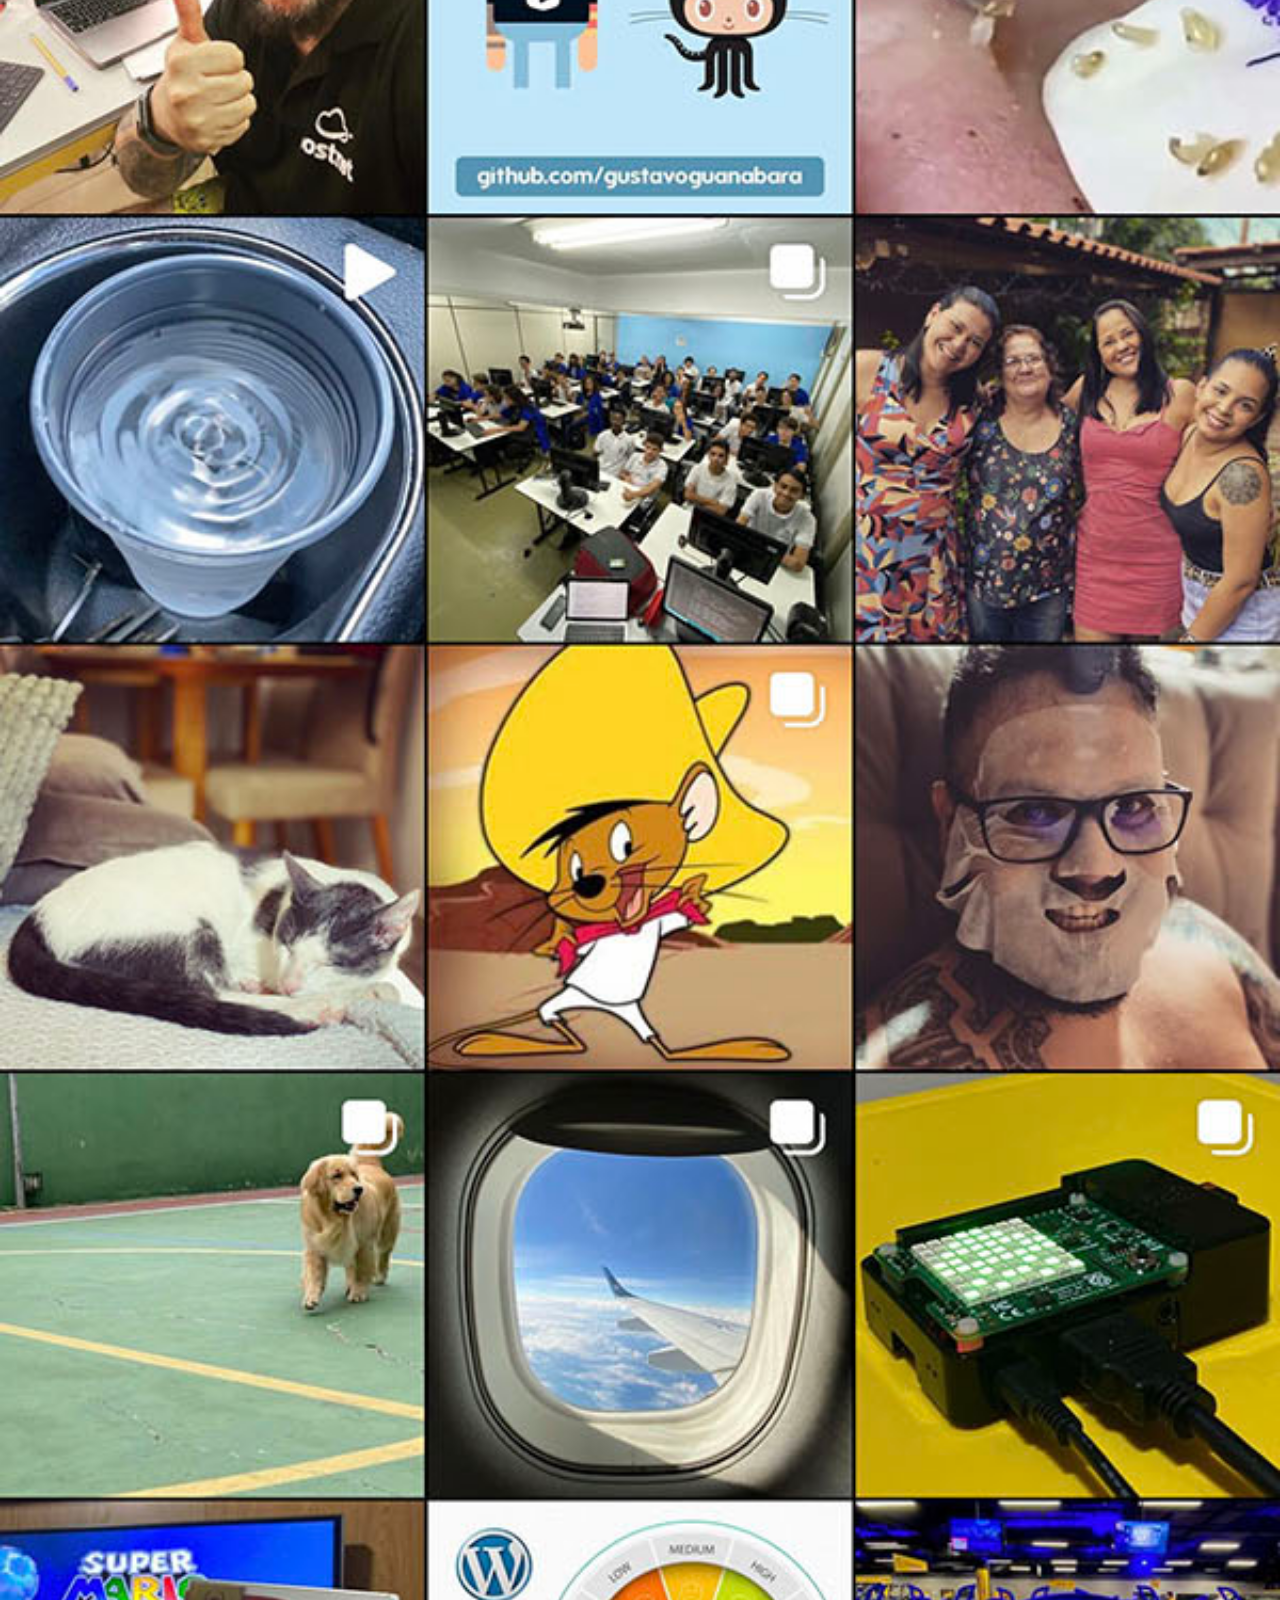
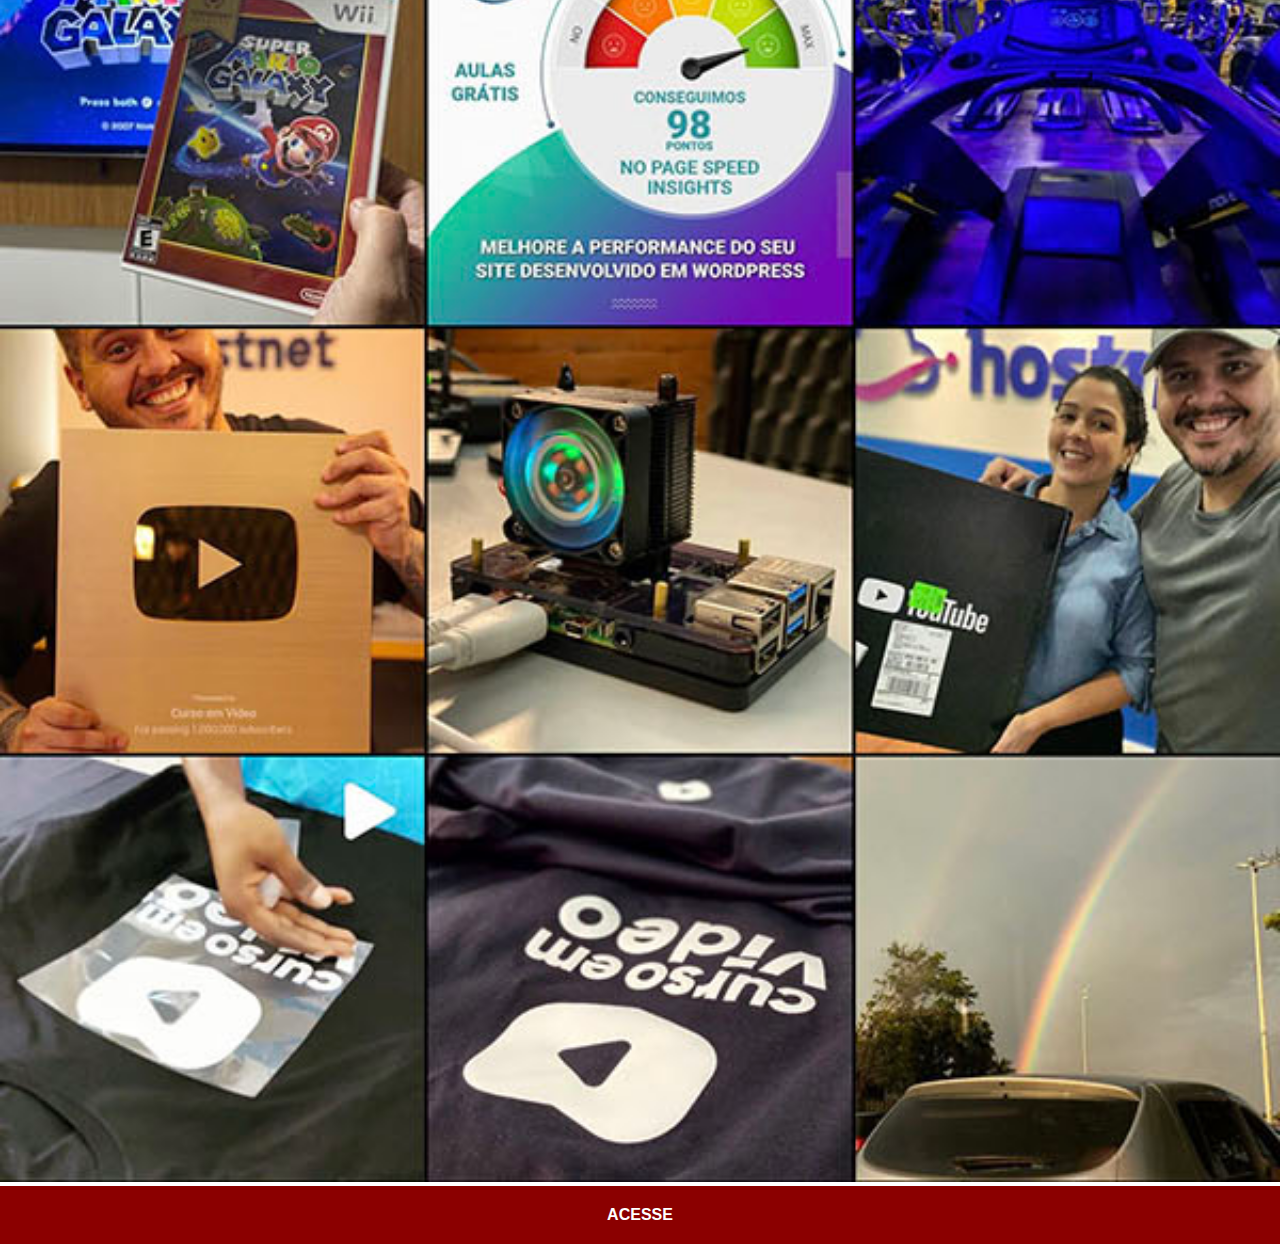
<file: instagram.html>
<!DOCTYPE html>
<html lang="pt-br">
<head>
    <meta charset="UTF-8">
    <meta http-equiv="X-UA-Compatible" content="IE=edge">
    <meta name="viewport" content="width=device-width, initial-scale=1.0">
    <title>Instagram</title>
    <link rel="stylesheet" href="estilos/social.css">

</head>
<body>
    <img src="imagens/tela-instagram.jpg" alt="">
    <a href="https://www.instagram.com/gustavoguanabara/" target="_blank">ACESSE</a>
    
</body>
</html>
</file>
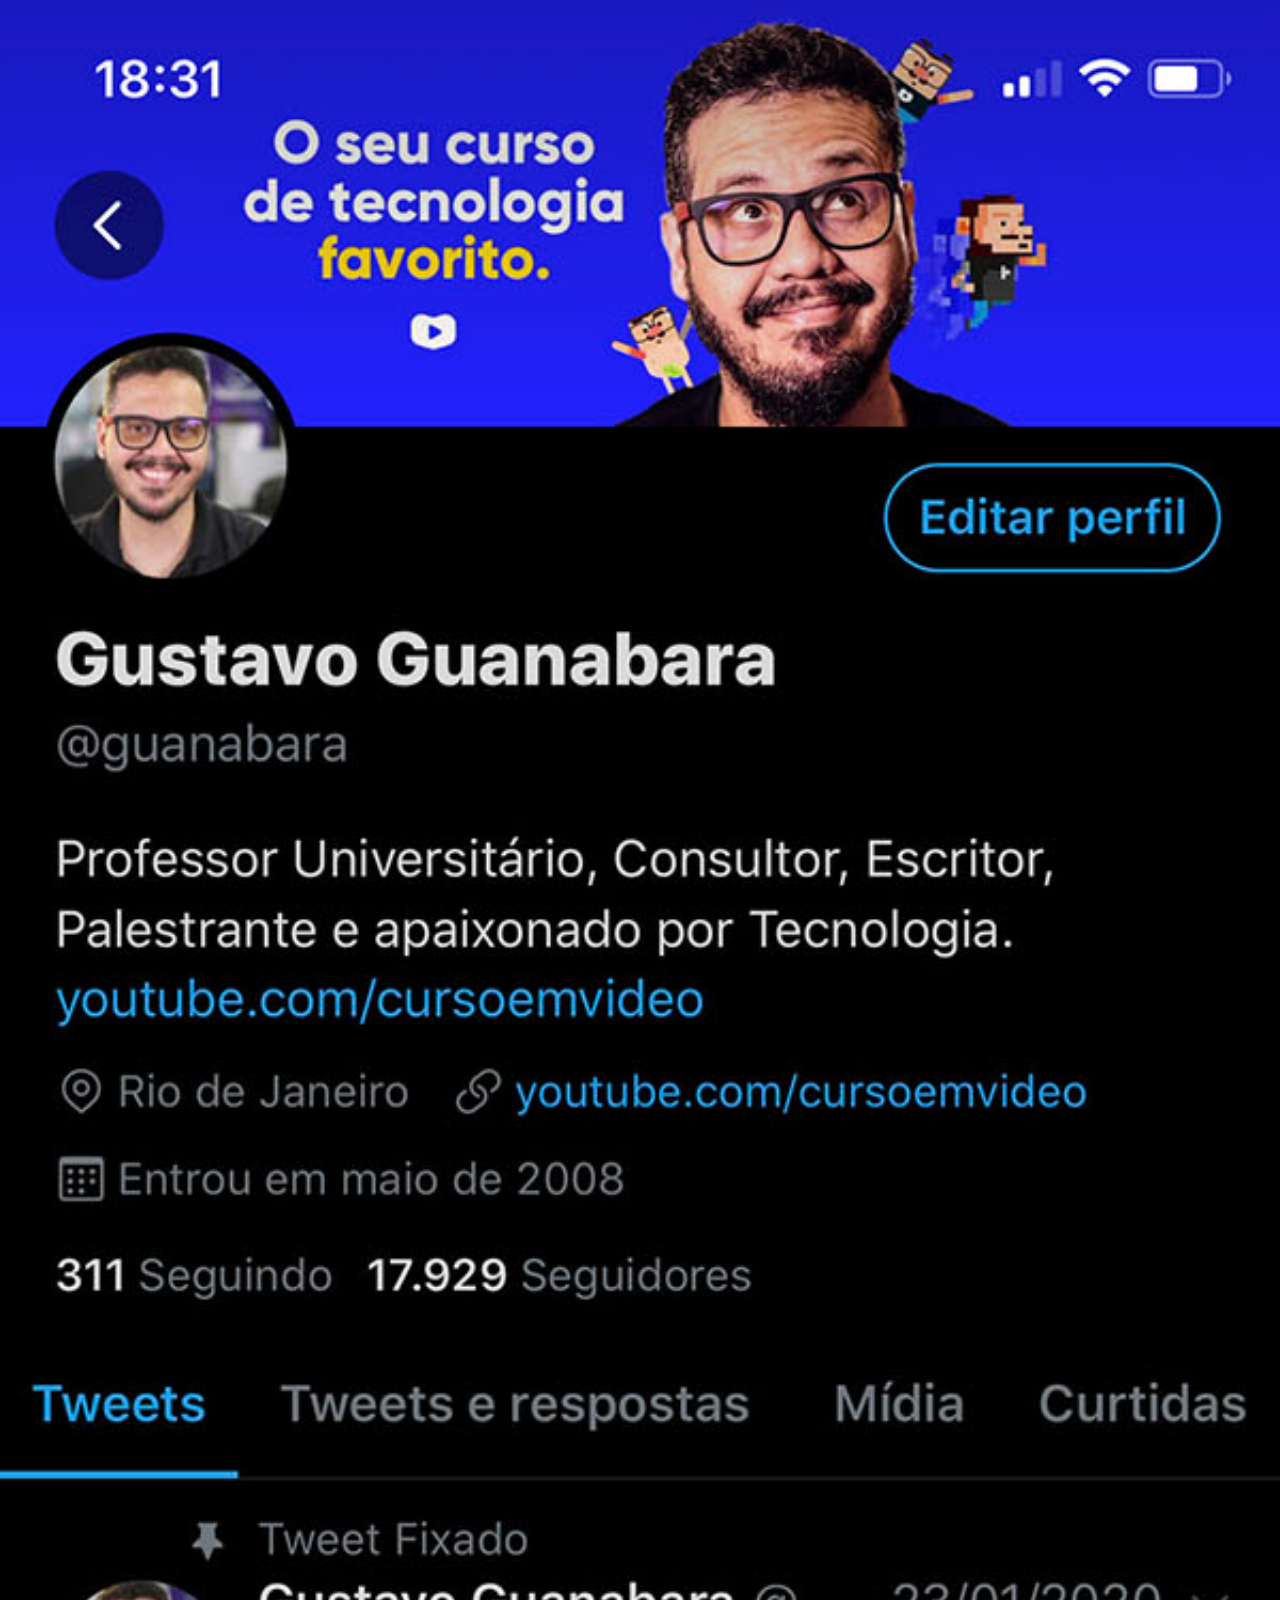
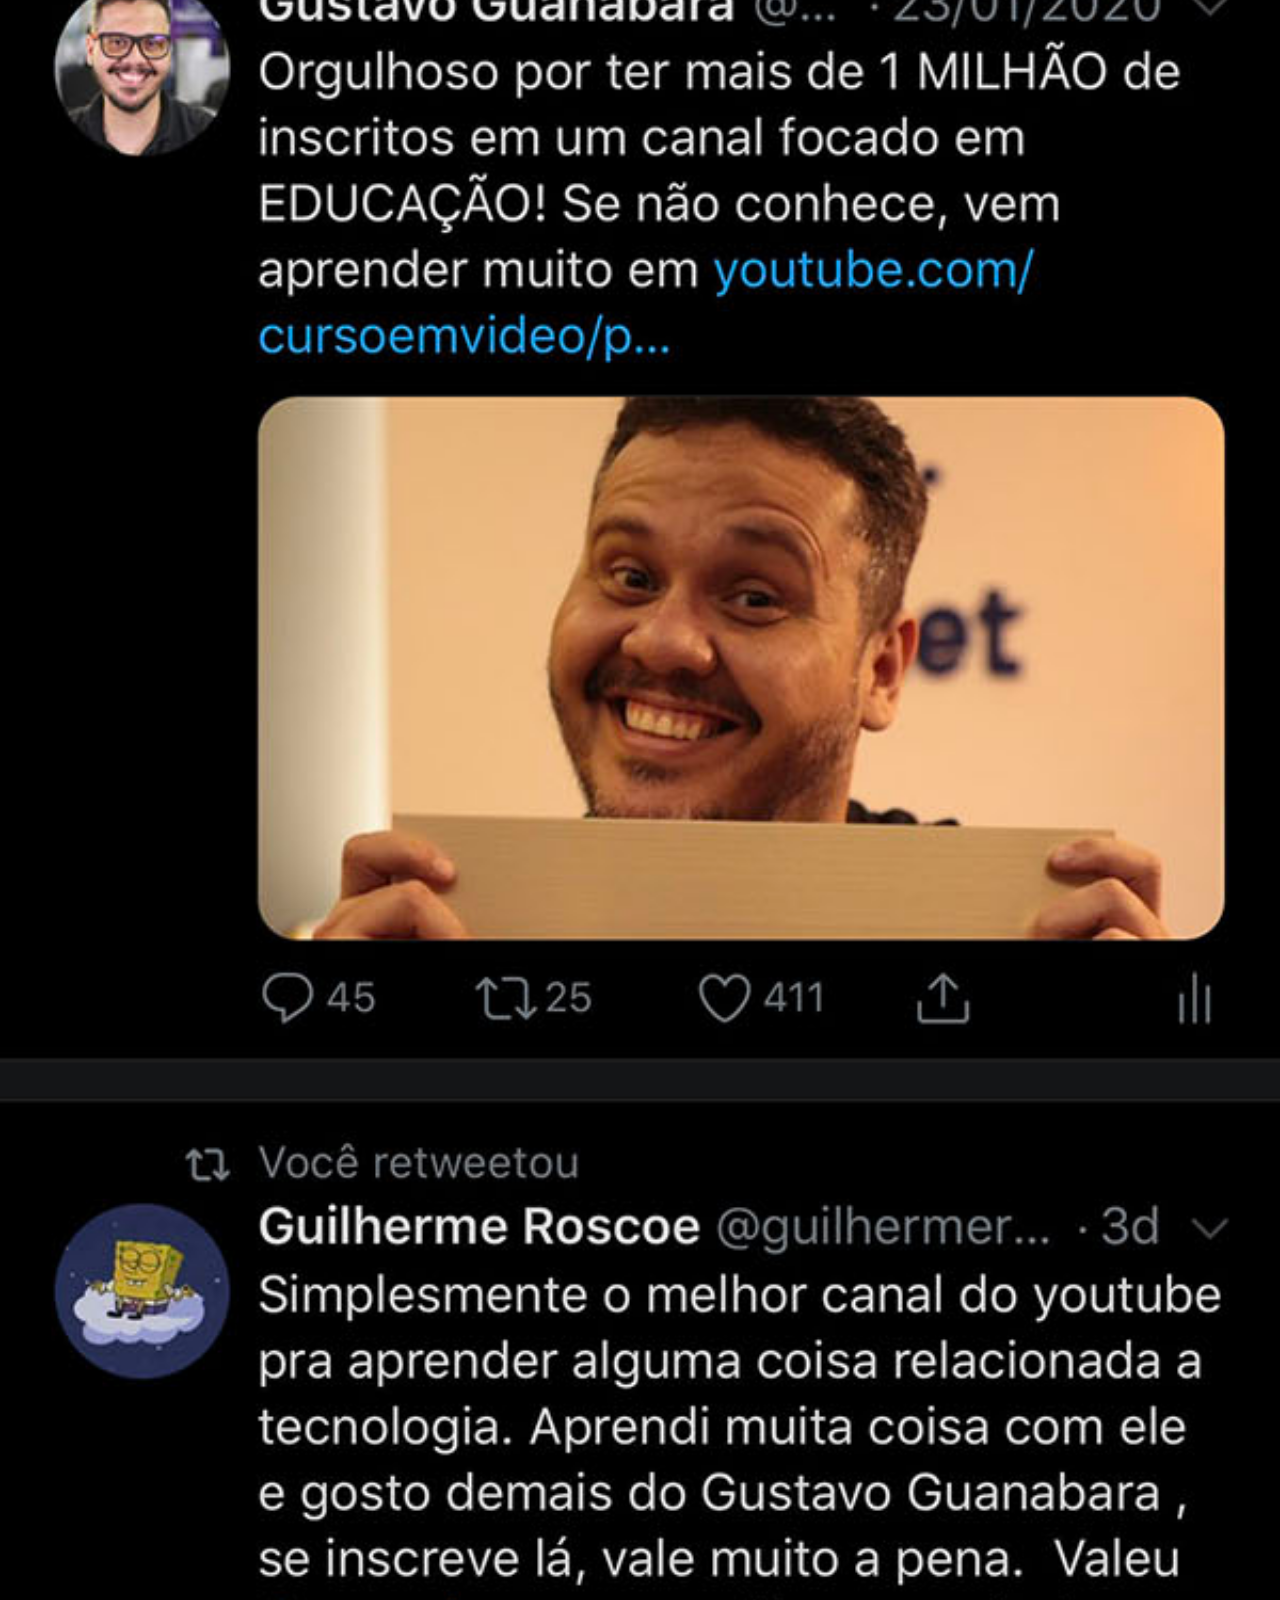
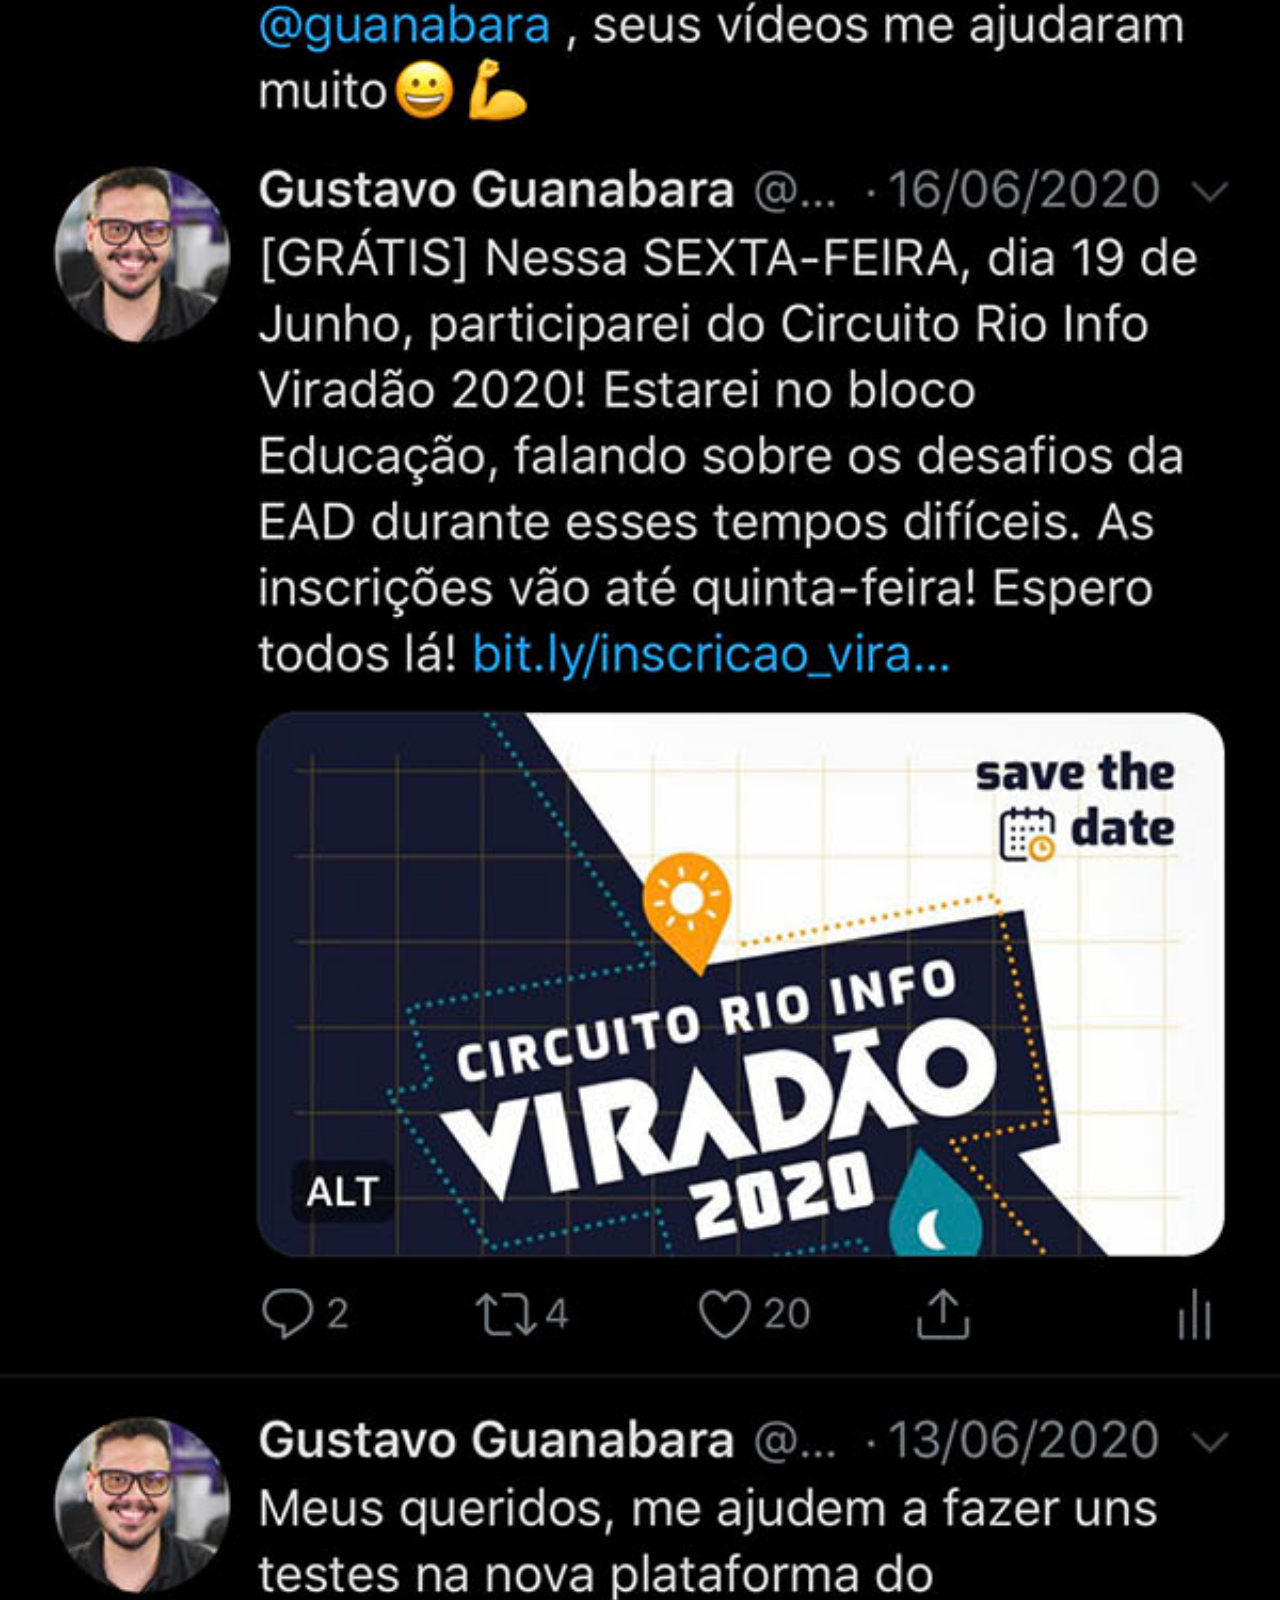
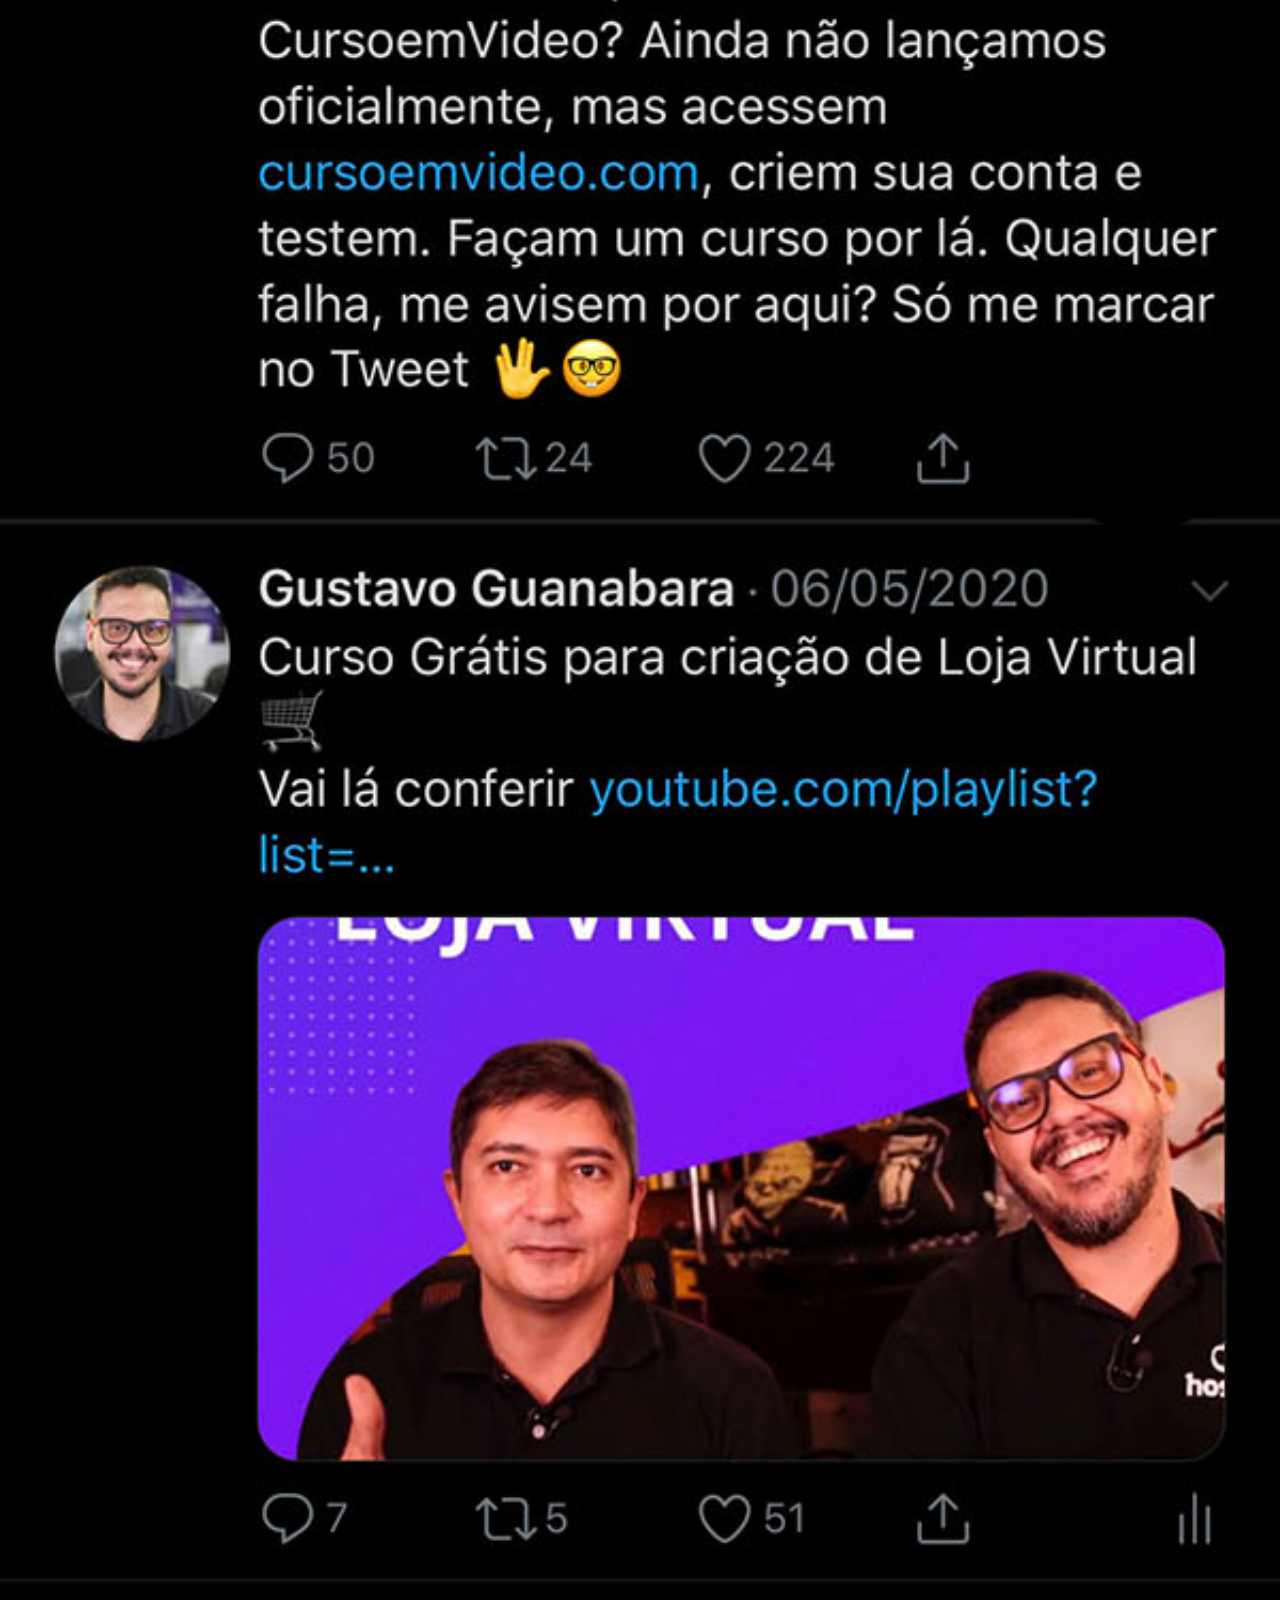
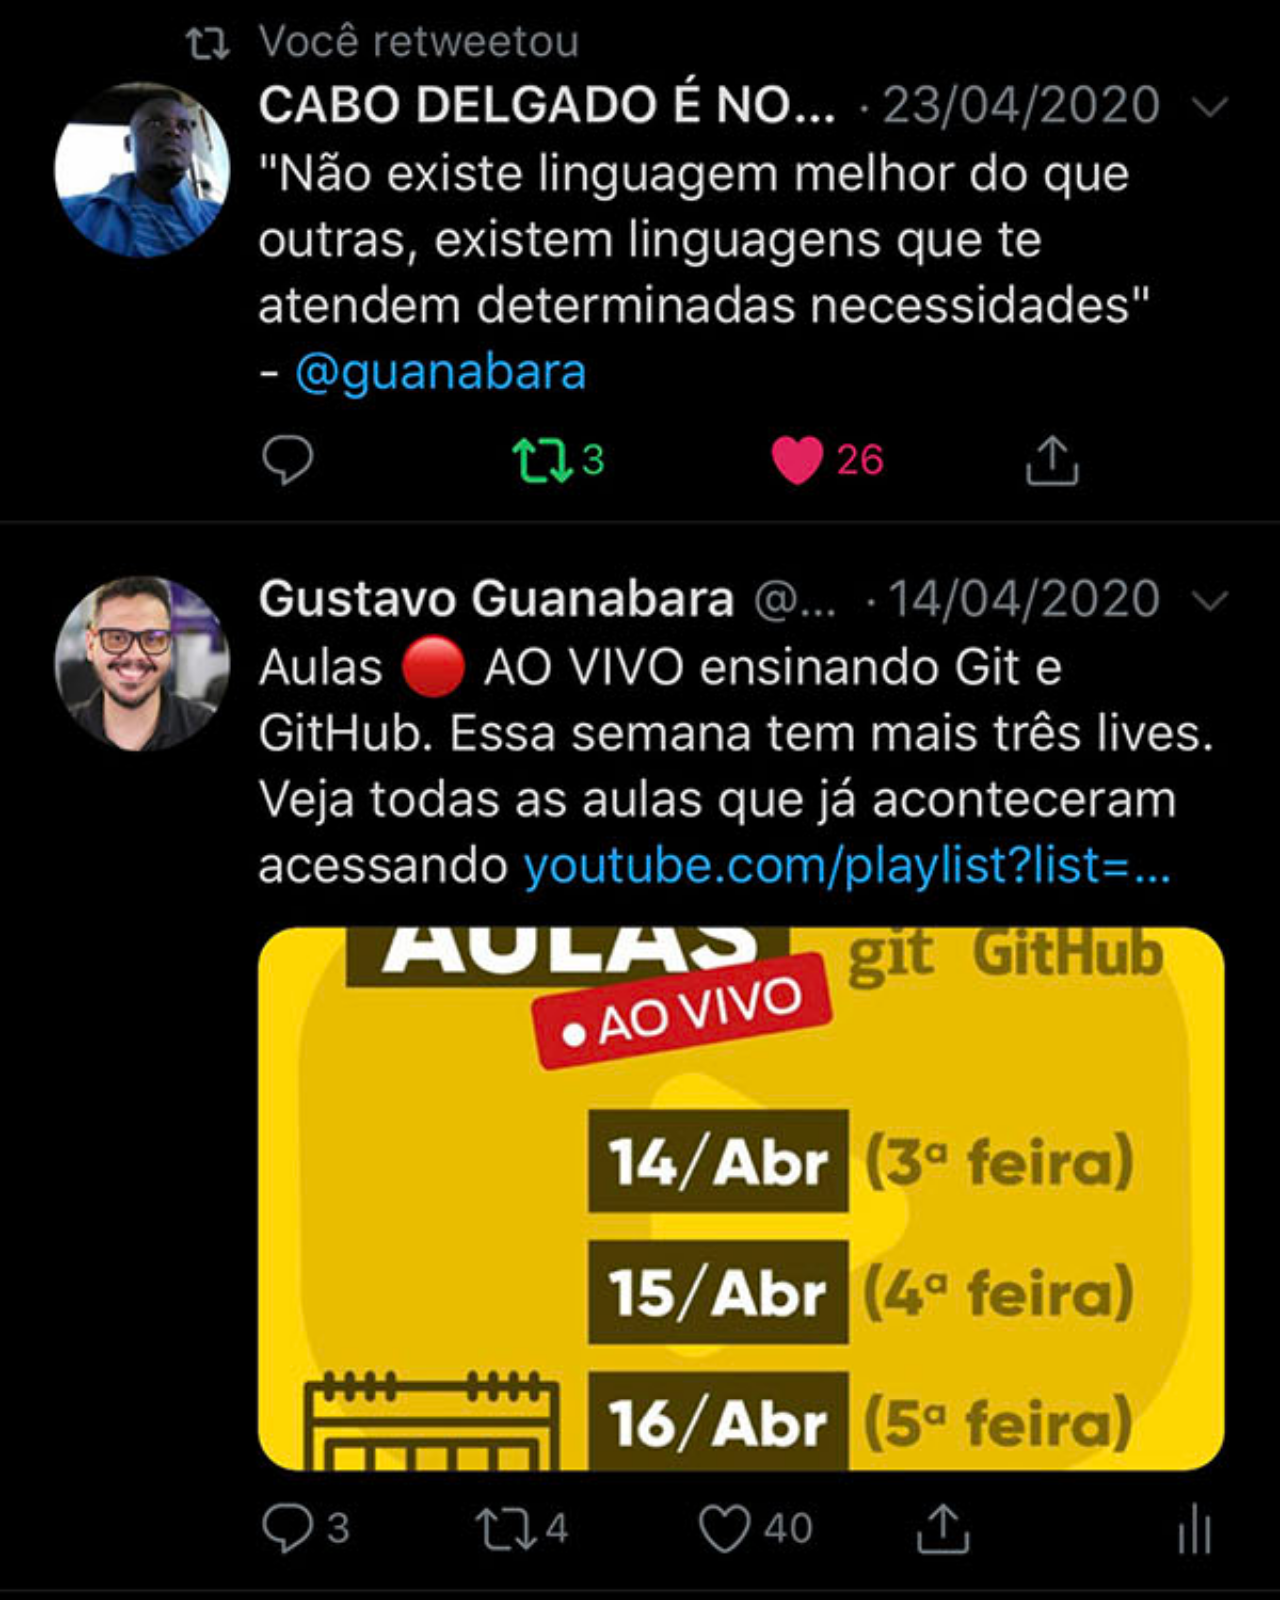
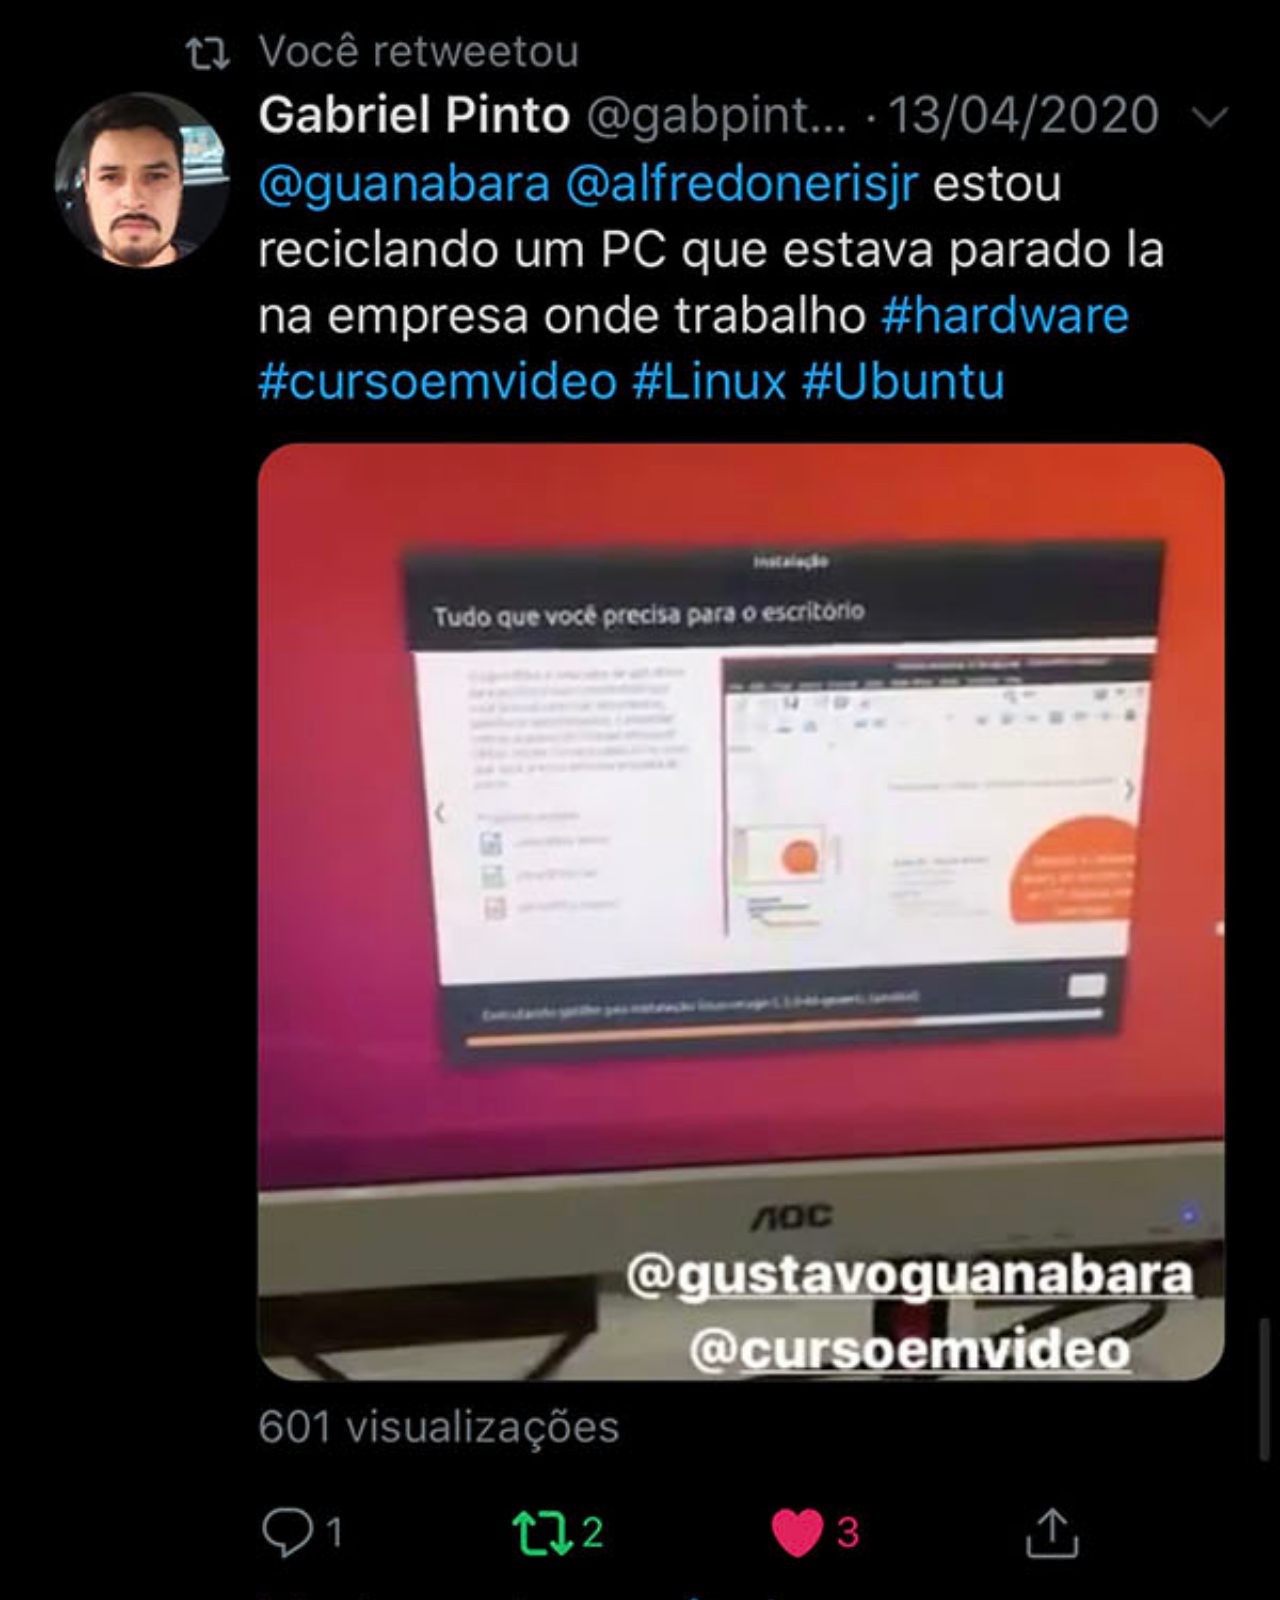
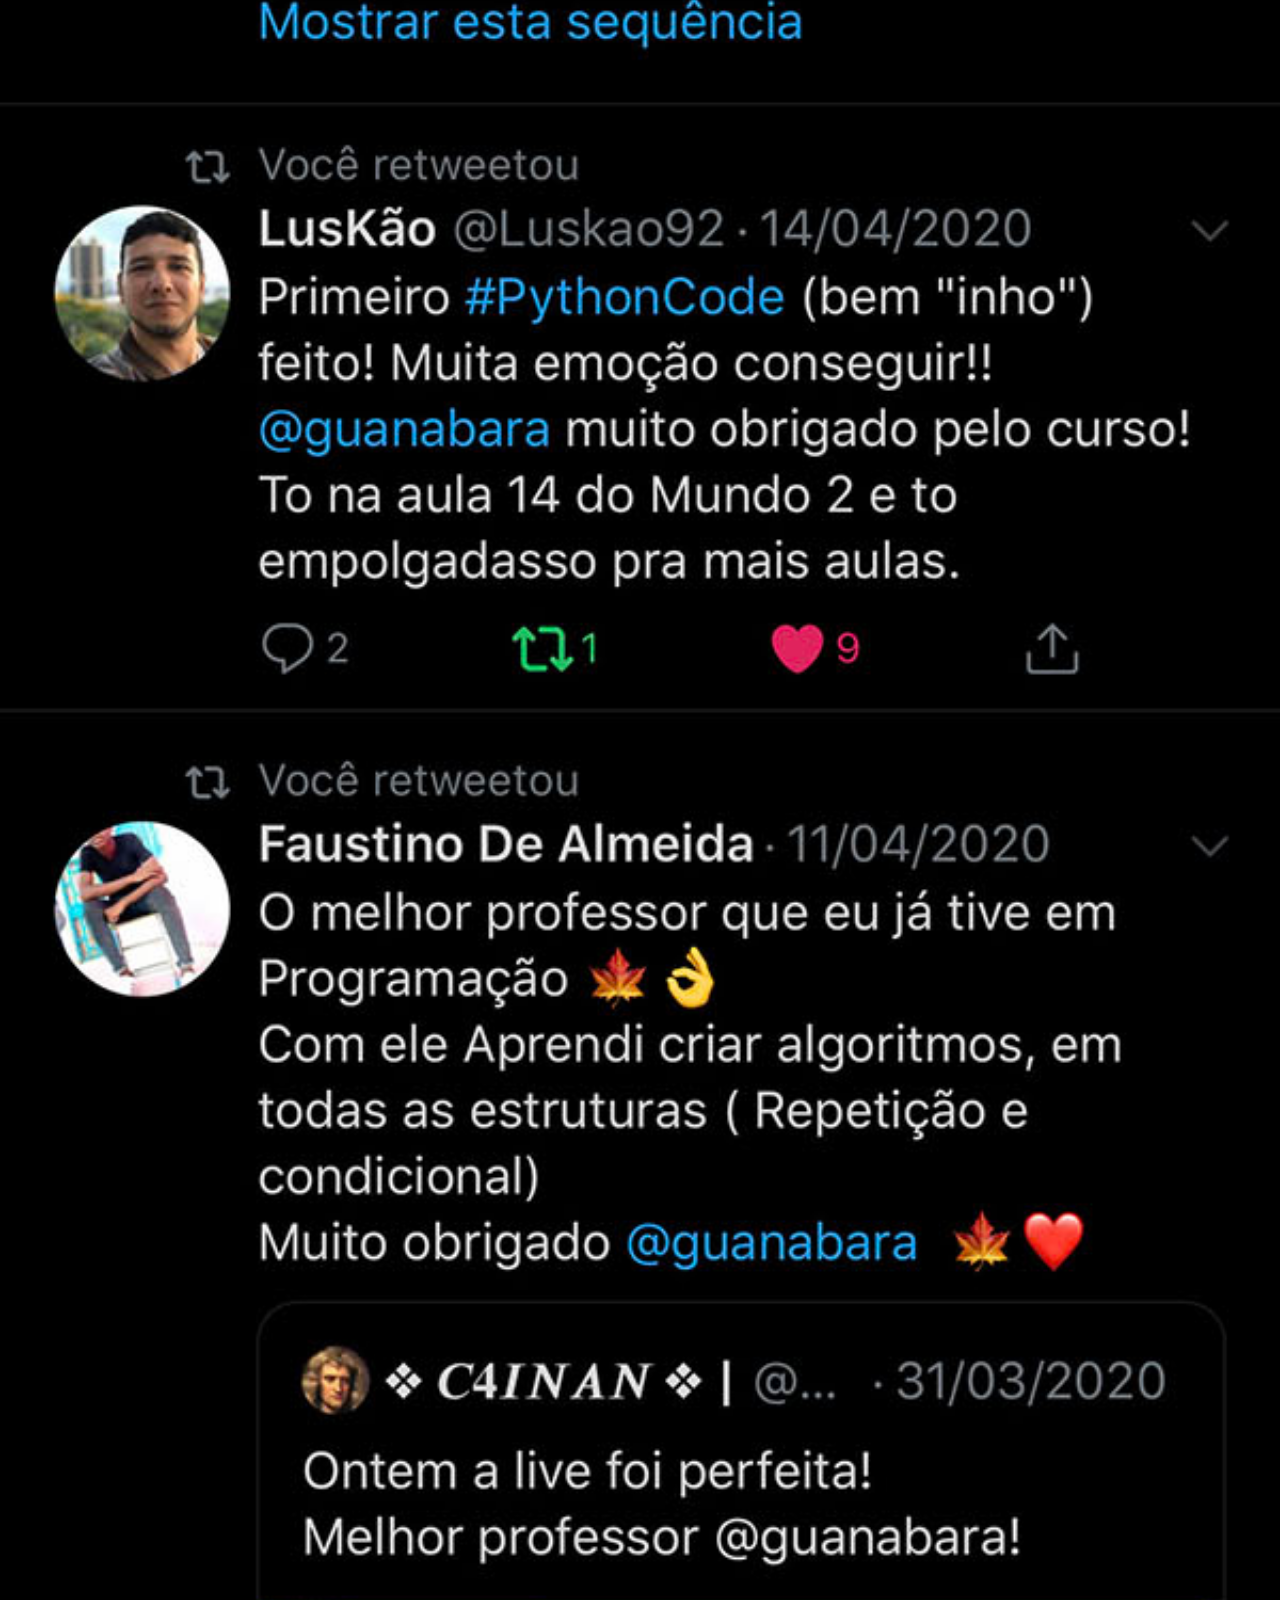
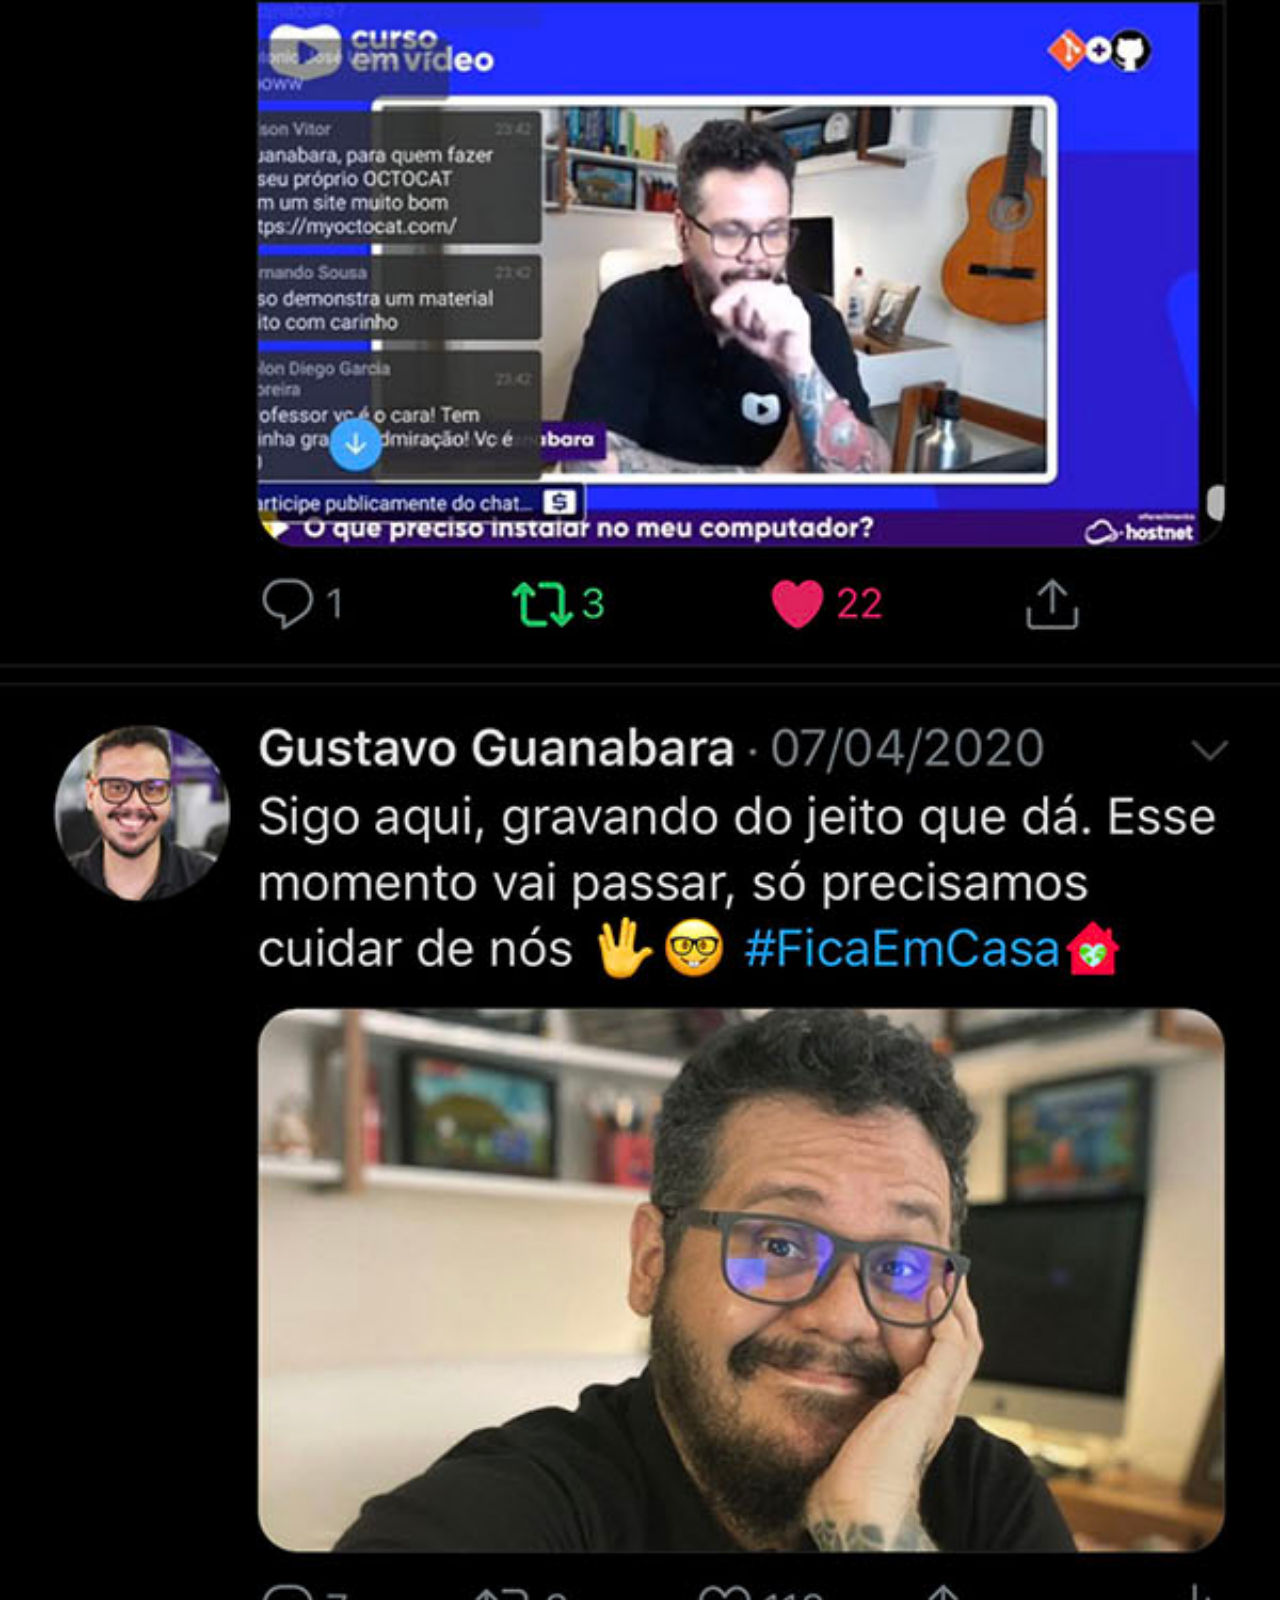
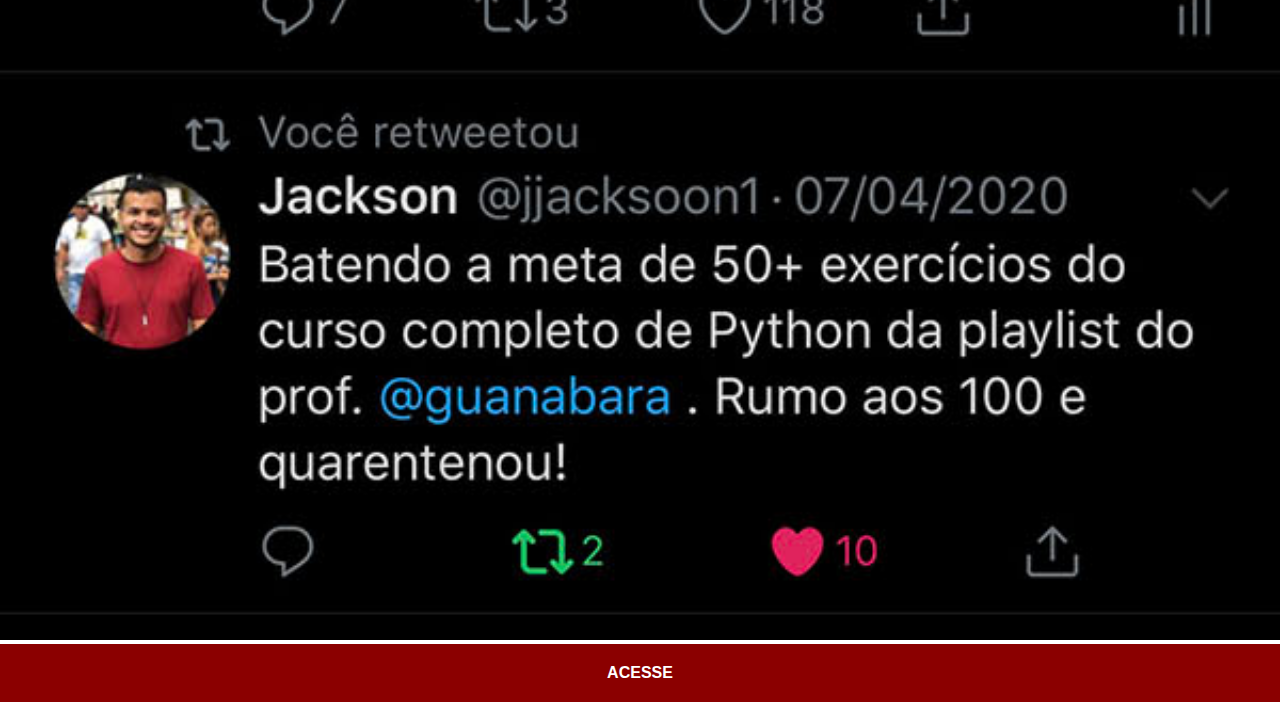
<file: twitter.html>
<!DOCTYPE html>
<html lang="pt-br">
<head>
    <meta charset="UTF-8">
    <meta http-equiv="X-UA-Compatible" content="IE=edge">
    <meta name="viewport" content="width=device-width, initial-scale=1.0">
    <title>Twitter</title>
    <link rel="stylesheet" href="estilos/social.css">
</head>
<body>
    <img src="imagens/tela-twitter.jpg" alt="">
    <a href="https://www.twitter.com/guanabara" target="_blank">ACESSE</a>
    
</body>
</html>
</file>
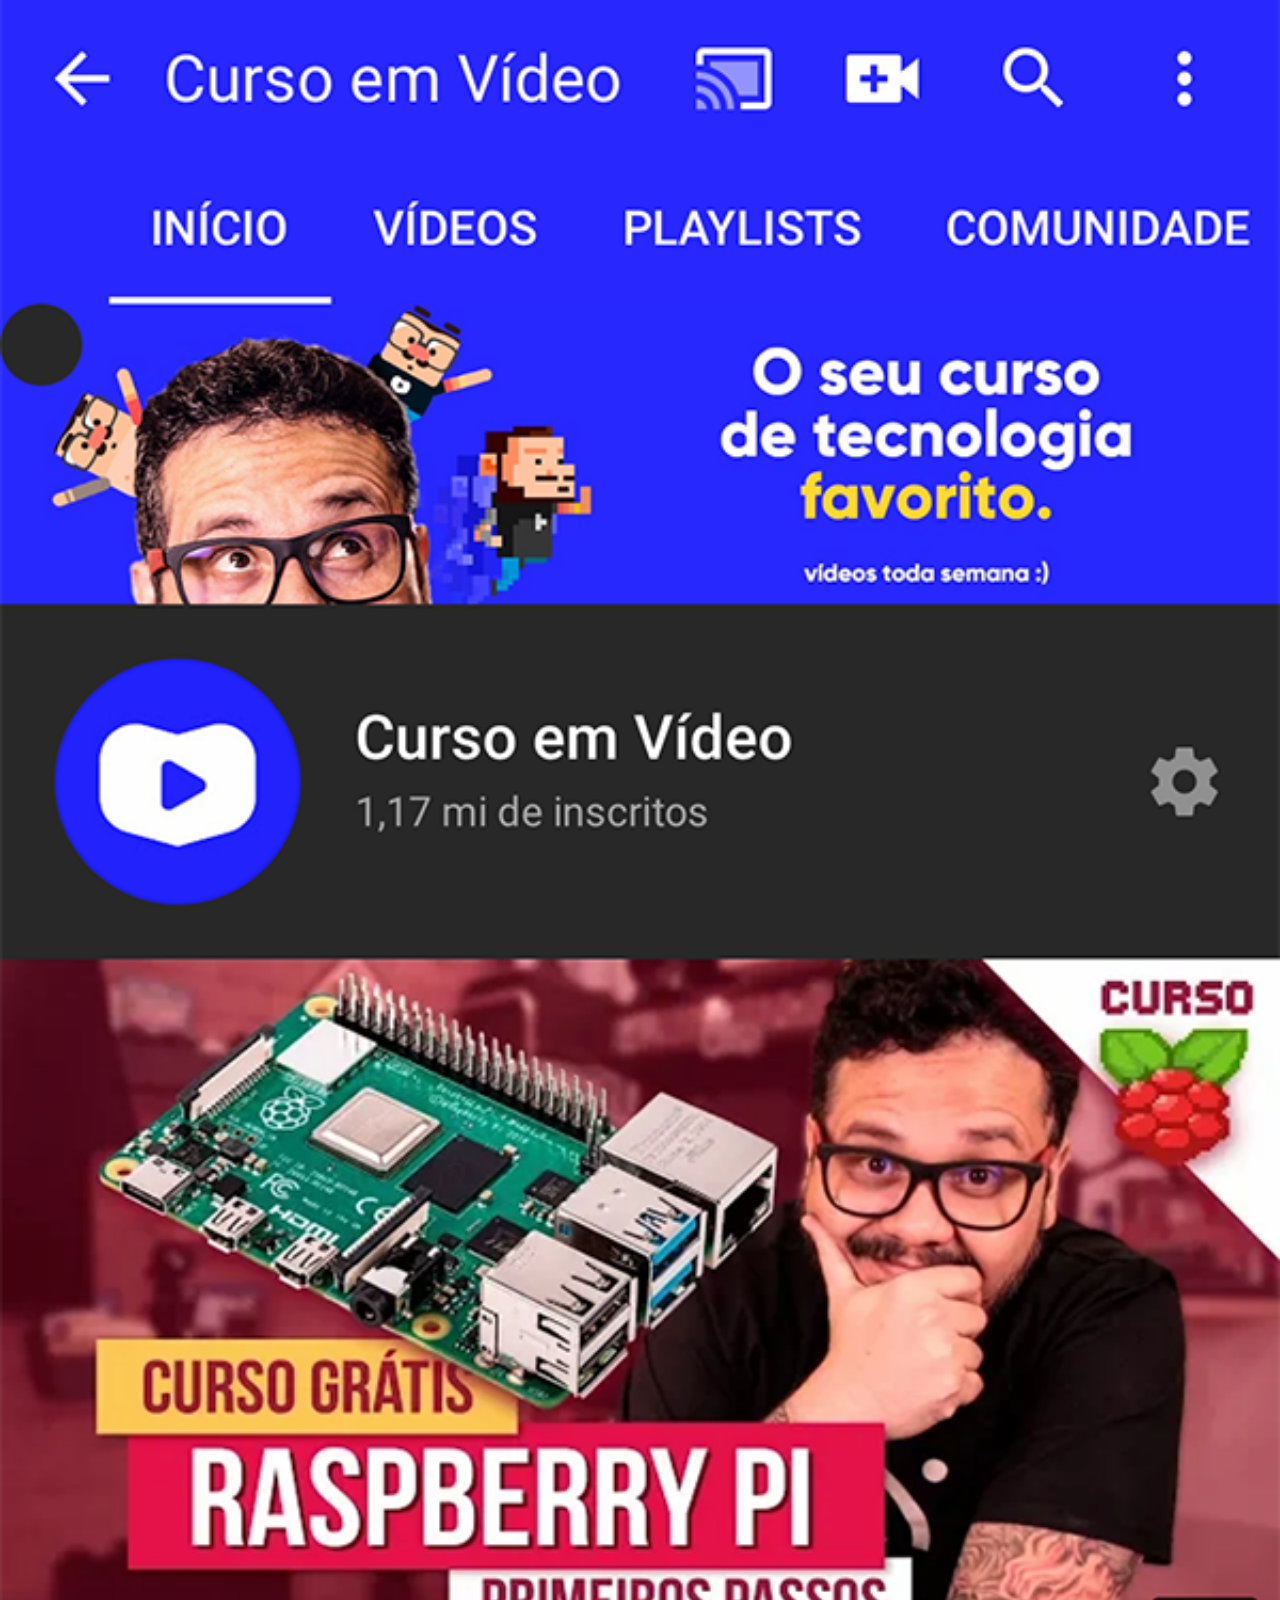
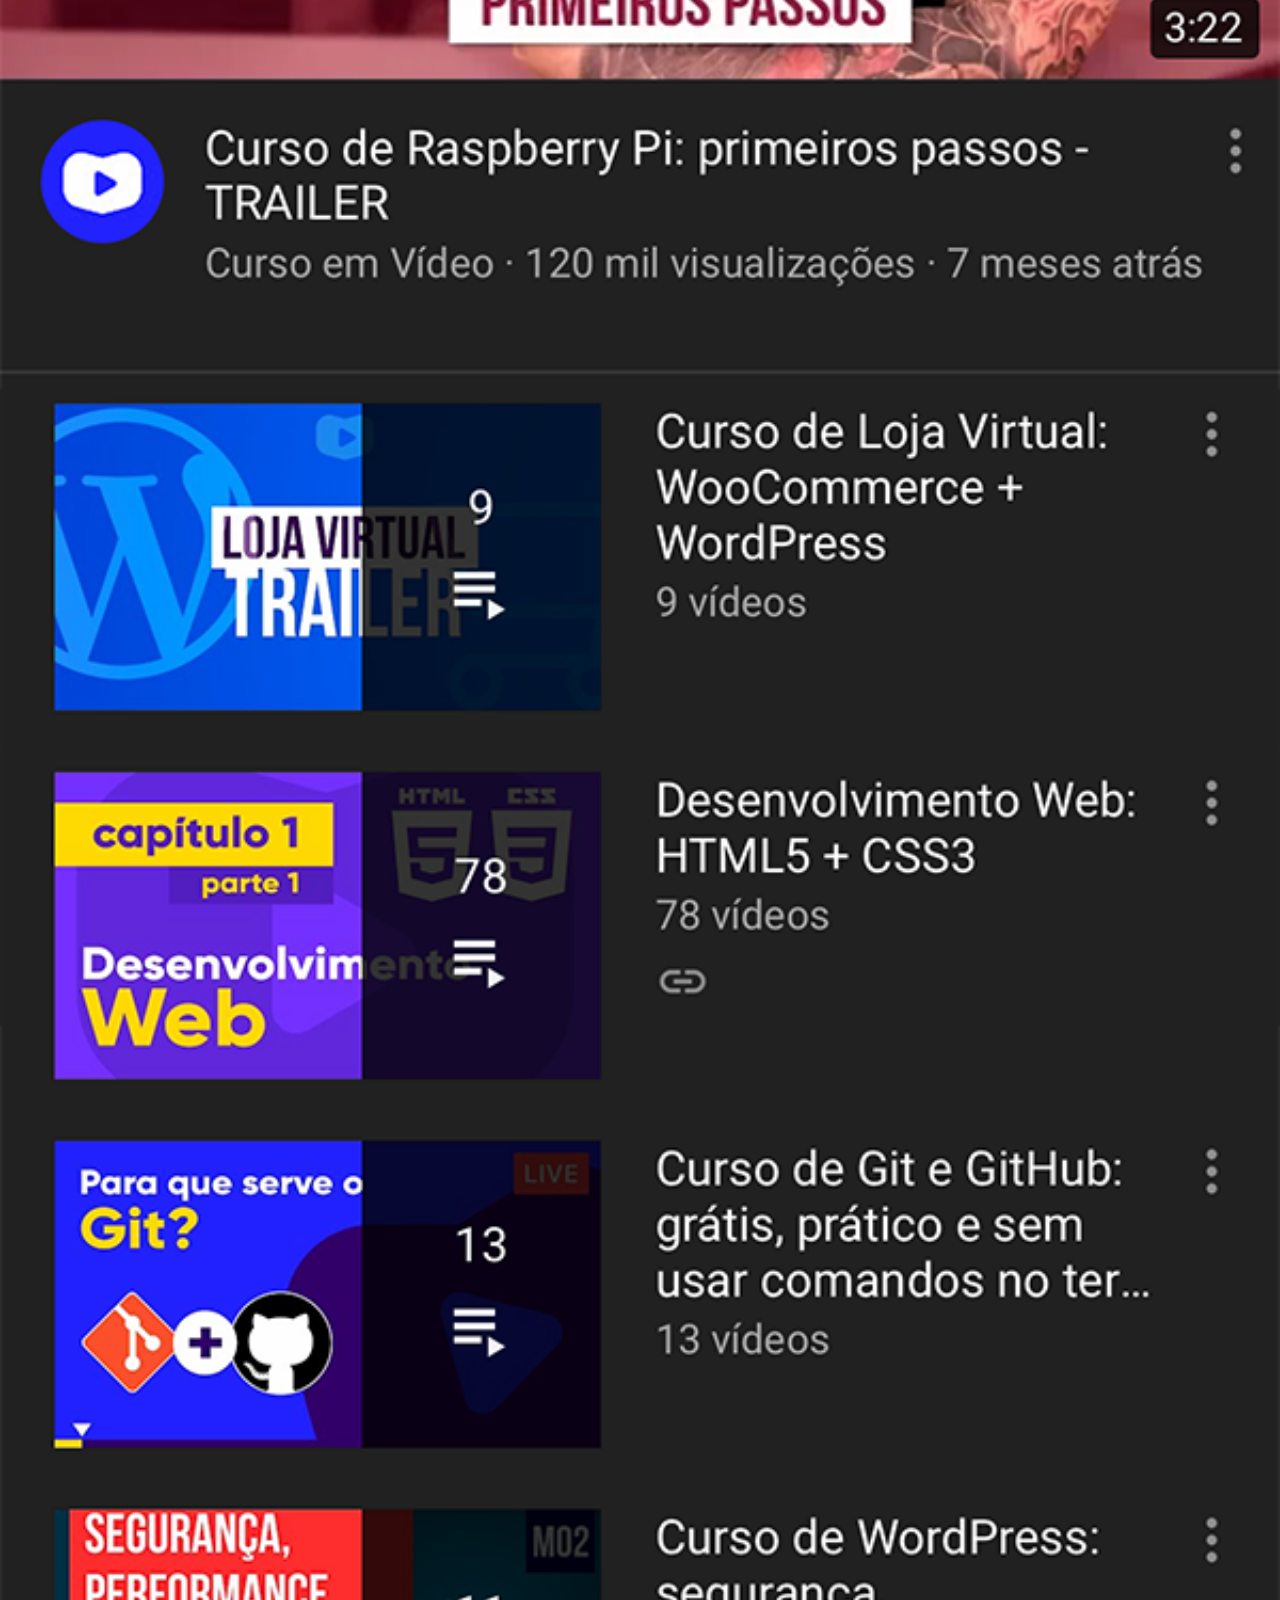
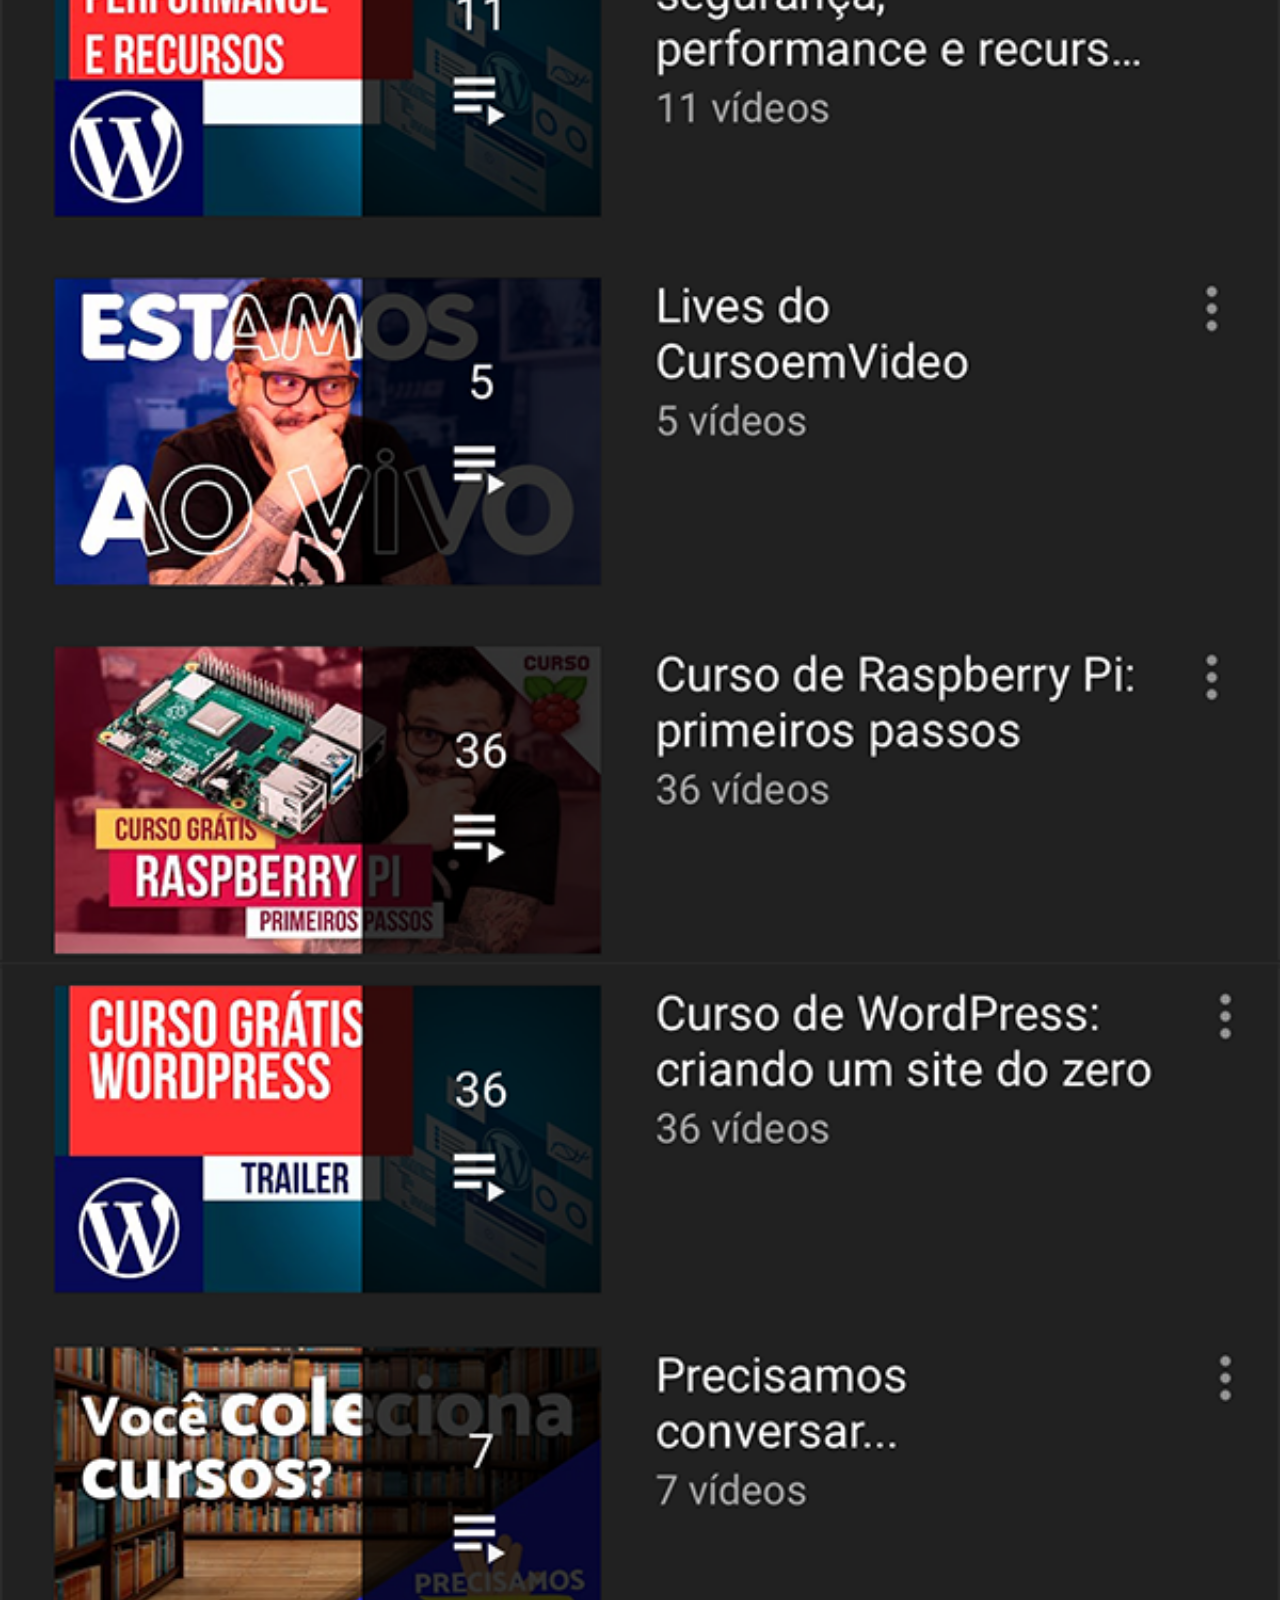
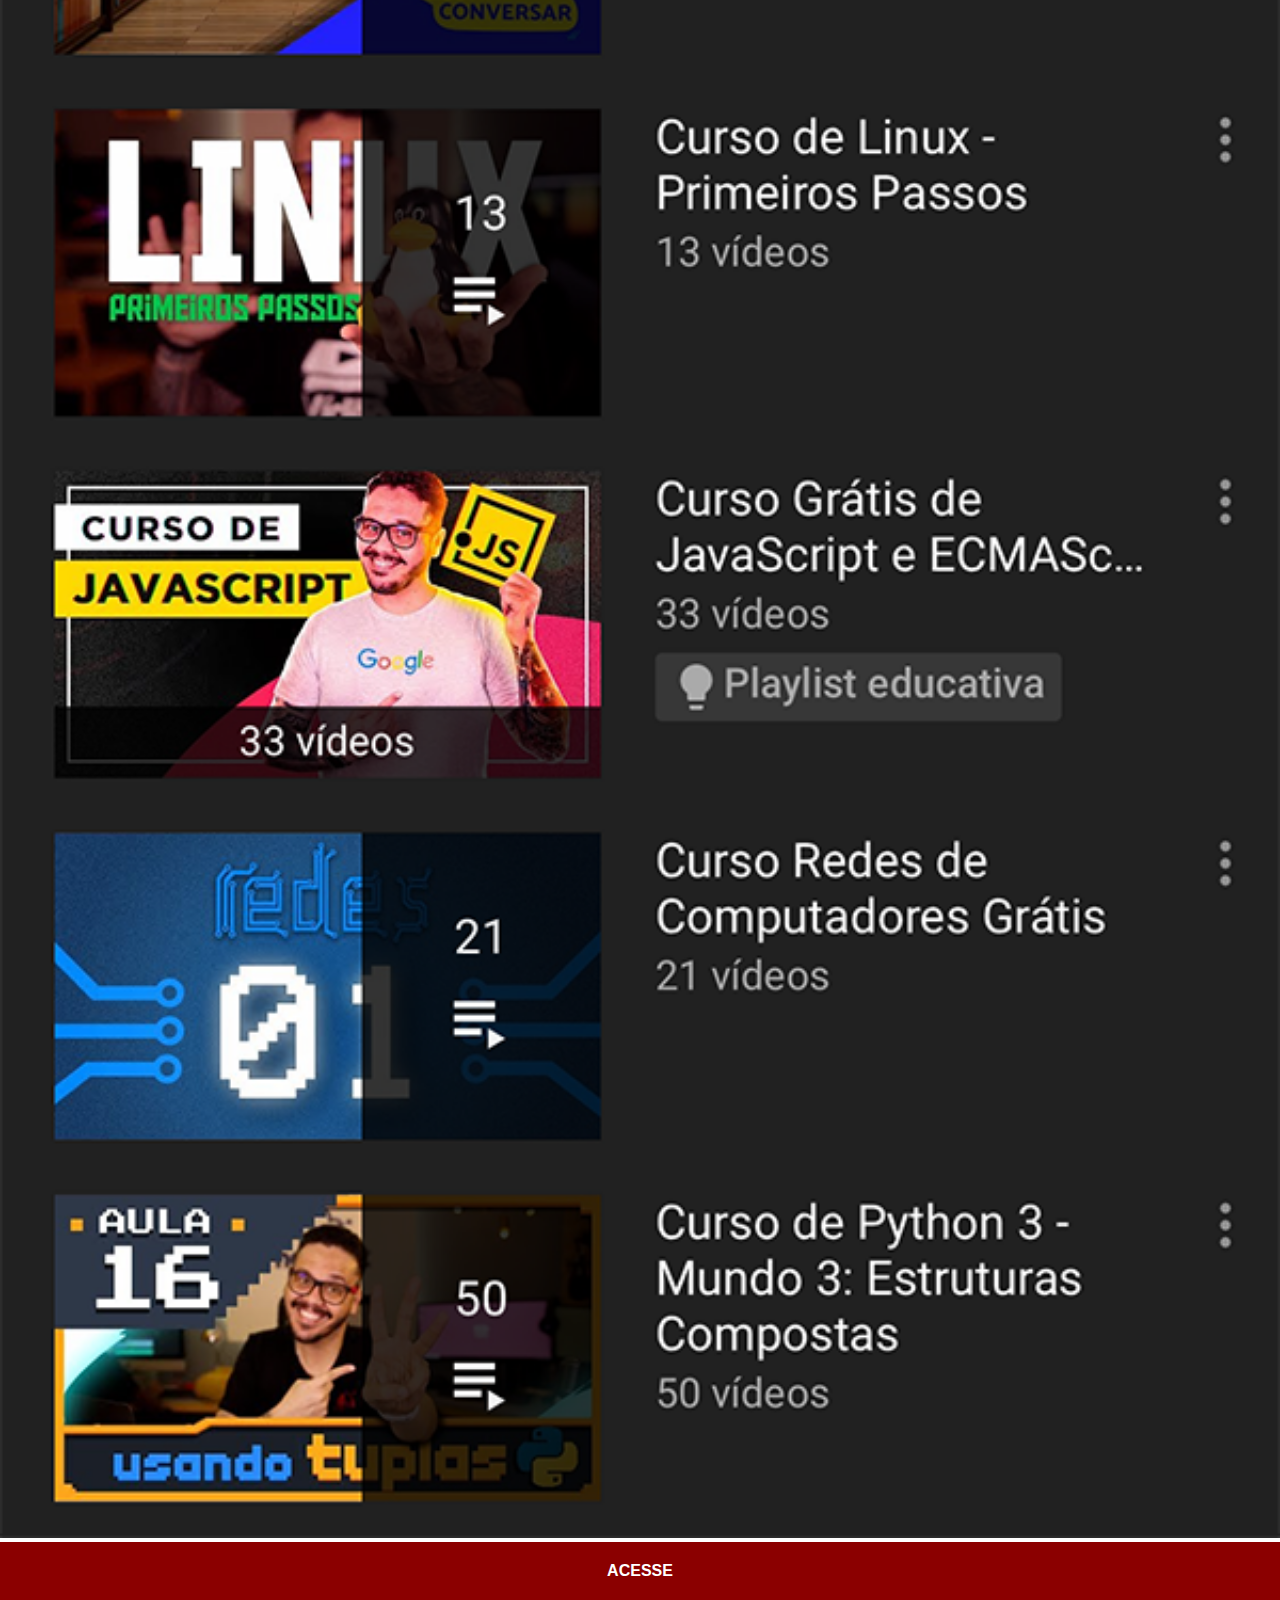
<file: youtube.html>
<!DOCTYPE html>
<html lang="pt-br">
<head>
    <meta charset="UTF-8">
    <meta http-equiv="X-UA-Compatible" content="IE=edge">
    <meta name="viewport" content="width=device-width, initial-scale=1.0">
    <title>Youtube</title>
    <link rel="stylesheet" href="estilos/social.css">
</head>
<body>
    <img src="imagens/tela-youtube.png" alt="">
    <a href="https://www.youtube.com/cursoemvideo/playlists" target="_blank">ACESSE</a>
    
</body>
</html>
</file>
<file: estilos/style.css>
@charset "UTF-8";

* {
    margin: 0px;
    padding: 0px;
    font-family: Arial, Helvetica, sans-serif;
}

html, body {
    height: 100vh;
    width: 100vw;
    background-color: black;
}
body {
    background: url('../imagens/fundo-madeira.jpg') no-repeat top center/cover fixed;
}
main {
    height: 100vh;
    position: relative;
}
section#telefone {
    height: 627px;
    width: 311px;
    background: url(../imagens/frame-iphone.png) no-repeat;
    position: absolute;
    top: 50%;
    left: 50%;
    transform: translate(-50%, -50%);
}
section#redes-sociais {
    text-align: right;
}
section#redes-sociais img {
    width: 50px;
    margin: 10px;
    border-radius: 50%;
    box-shadow: 2px 2px 5px rgba(0, 0, 0, 0.411);
    box-sizing: border-box;
}
section#redes-sociais img:hover {
    border: 2px solid rgba(255, 255, 255, 0.63);
    transform: translate(-3px, -3px);
    box-shadow: 5px 5px 10px rgba(0, 0, 0, 0.459);
    transition: transform 0.5s, border 0.6s;
}
iframe#tela {
    position: relative;
    top: 50%;
    left: 50%;
    transform: translate(-50%, -50%);
    height: 471px;
    width: 267px;
}
</file>
<file: estilos/social.css>
@charset "UTF-8";
* {
    margin: 0px;
    padding: 0px;
    font-family: Arial, Helvetica, sans-serif;
} 
::-webkit-scrollbar {
    width: 0px;
    height: 0px;
}
body {
    width: 100vw;
    height: 100vh;
} 
img {
    width: 100vw;
}
a {
    display: block;
    background-color: darkred;
    color: white;
    padding: 20px;
    text-align: center;
    font-weight: bolder;
    text-decoration: none;
}
a:hover {
    background-color: red;
}
</file>
